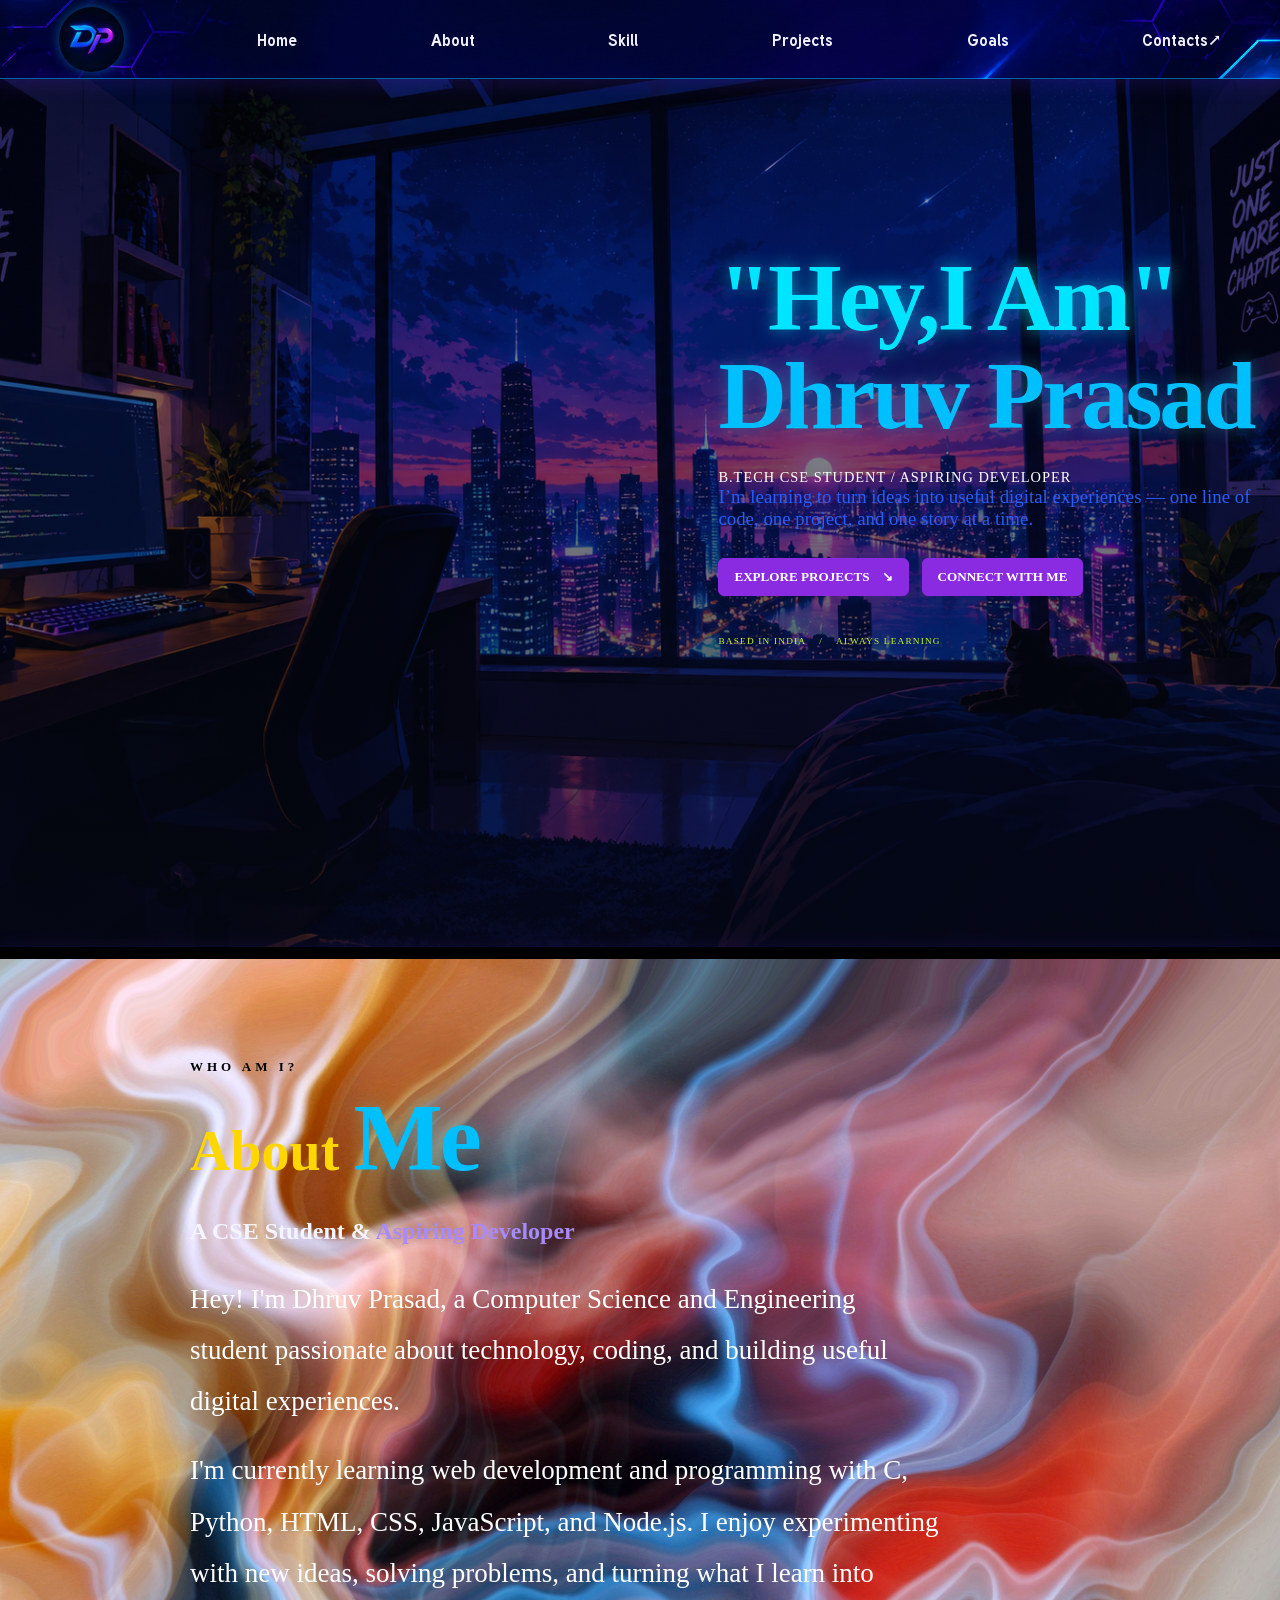
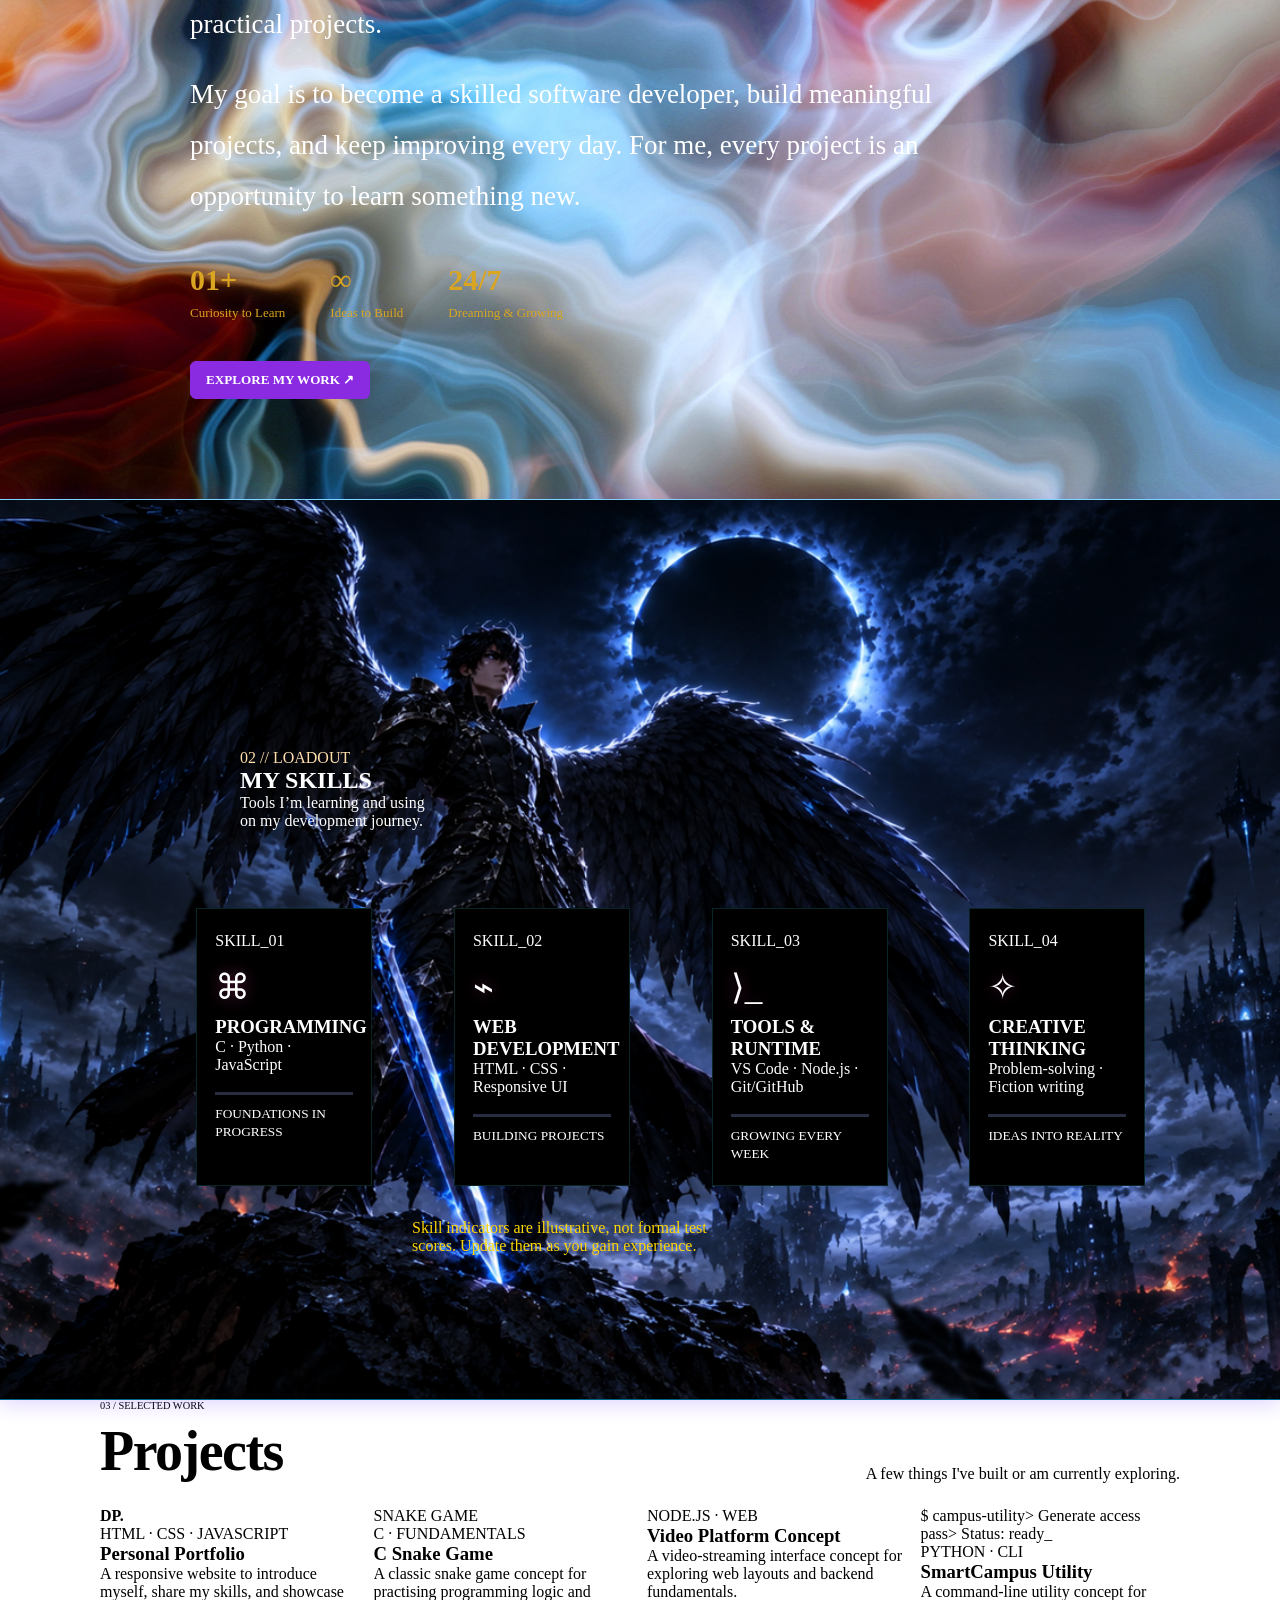
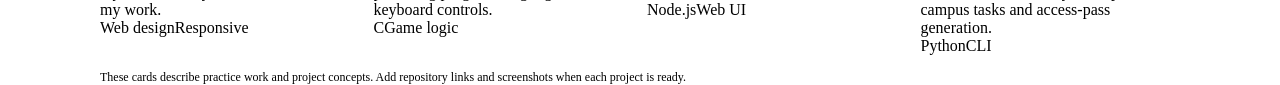
<file: dhruv (mine)/index.html>
<!DOCTYPE html>
<html>

<head>
    <title>Hello, World!</title>
    <link rel="stylesheet" href="style.css" />

    <link rel="preconnect" href="https://fonts.googleapis.com">
    <link rel="preconnect" href="https://fonts.gstatic.com" crossorigin>
    <link href="https://fonts.googleapis.com/css2?family=Tuffy:ital,wght@0,400;0,700;1,400;1,700&display=swap"
        rel="stylesheet">

</head>

<body>
    <nav class="navbar">
        <a href="#" class="logo">
            <img src="image/logo.png" alt="DP Logo">
        </a>
        <div class="Home"><a href="#">Home</a></div>
        <div class="About"><a href="#">About</a></div>
        <div class="Skill"><a href="#">Skill</a></div>
        <div class="Projects"><a href="#">Projects</a></div>
        <div class="Goals"><a href="#">Goals</a></div>
        <div class="Contacts"><a href="#">Contacts↗</a></div>
    </nav>

    <main>
        <!-- Home -->

        <div class="Home1">
            <section class="info">
                <div class="info1">
                    <h1>
                        "Hey,I Am"
                        <br>
                        <span class="neon">Dhruv Prasad </span>
                        <br>
                        <span></span>
                    </h1>
                    <p class="hero-role">B.TECH CSE STUDENT <span class="slash">/</span> ASPIRING DEVELOPER</p>
                    <p class="hero-description">I’m learning to turn ideas into useful digital experiences — one line of
                        code, one
                        project, and one story at a time.</p>
                    <div class="hero-actions">
                        <a class="button-primary" href="#projects">EXPLORE PROJECTS <span>↘</span></a>
                        <a class="button-ghost" href="#contact">CONNECT WITH ME</a>
                    </div>
                    <div class="hero-meta"><span>BASED IN INDIA</span><span class="meta-divider">/</span><span>ALWAYS
                            LEARNING</span>
                    </div>
                </div>
            </section>
        </div>

        <!-- about -->

        <section class="about" id="about">
            <div class="about1">

                <p class="about-tag">WHO AM I?</p>

                <h2>About <span class="neon">Me</span></h2>

                <h3>
                    A CSE Student &amp;
                    <span class="about-role">Aspiring Developer</span>
                </h3>

                <p class="about-description">
                    Hey! I'm Dhruv Prasad, a Computer Science and Engineering
                    student passionate about technology, coding, and building
                    useful digital experiences.
                </p>

                <p class="about-description">
                    I'm currently learning web development and programming
                    with C, Python, HTML, CSS, JavaScript, and Node.js.
                    I enjoy experimenting with new ideas, solving problems,
                    and turning what I learn into practical projects.
                </p>

                <p class="about-description">
                    My goal is to become a skilled software developer,
                    build meaningful projects, and keep improving every day.
                    For me, every project is an opportunity to learn
                    something new.
                </p>

                <div class="about-stats">
                    <div class="stat">
                        <h4>01<span>+</span></h4>
                        <p>Curiosity to Learn</p>
                    </div>

                    <div class="stat">
                        <h4>∞</h4>
                        <p>Ideas to Build</p>
                    </div>

                    <div class="stat">
                        <h4>24/7</h4>
                        <p>Dreaming &amp; Growing</p>
                    </div>
                </div>

                <a href="#projects" class="button-primary">
                    EXPLORE MY WORK ↗
                </a>

            </div>
        </section>

        <!-- SKILL -->

        <section class="skill" id="skill">
            <div class="skill1">
                <p class="eyebrow">02 // LOADOUT</p>
                <h2>MY <span class="neon-text">SKILLS</span></h2>
                <p class="section-subtitle">Tools I’m learning and using on my development journey.</p>
            </div>

            <div class="skills-grid">
                <article class="skill-card">
                    <div class="card-index">SKILL_01</div>
                    <div class="skill-icon">⌘</div>
                    <h3>PROGRAMMING</h3>
                    <p>C · Python · JavaScript</p>
                    <div class="skill-bar">
                        <span style="--level:58%"></span>
                    </div>
                    <small>FOUNDATIONS IN PROGRESS</small>
                </article>

                <article class="skill-card">
                    <div class="card-index">SKILL_02</div>
                    <div class="skill-icon">⌁</div>
                    <h3>WEB DEVELOPMENT</h3>
                    <p>HTML · CSS · Responsive UI</p>
                    <div class="skill-bar">
                        <span style="--level:62%"></span>
                    </div><small>BUILDING PROJECTS</small>
                </article>

                <article class="skill-card">
                    <div class="card-index">SKILL_03</div>
                    <div class="skill-icon">⟩_</div>
                    <h3>TOOLS &amp; RUNTIME</h3>
                    <p>VS Code · Node.js · Git/GitHub</p>
                    <div class="skill-bar"><span style="--level:45%"></span></div> <small>GROWING EVERY WEEK</small>
                </article>

                <article class="skill-card">
                    <div class="card-index">SKILL_04</div>
                    <div class="skill-icon">✧</div>
                    <h3>CREATIVE THINKING</h3>
                    <p>Problem-solving · Fiction writing</p>
                    <div class="skill-bar"><span style="--level:70%"></span></div>
                    <small>IDEAS INTO REALITY</small>
                </article>
            </div>
            <div>
                <p class="note">Skill indicators are illustrative, not formal test scores. Update them as you gain
                    experience.</p>
            </div>

        </section>

        <!-- projects -->

        <section class="section section-border" id="projects">
            <div class="wrap">
                <div class="section-heading">
                    <div>
                        <p class="section-label">03 / SELECTED WORK</p>
                        <h2>Projects</h2>
                    </div>
                    <p>A few things I've built or am currently exploring.</p>
                </div>
                <div class="project-grid">
                    <article class="project-card">
                        <div class="project-preview preview-portfolio">
                            <div class="mini-browser"><span></span><span></span><span></span></div>
                            <div class="preview-layout">
                                <div><i></i><i></i><i></i></div><b>DP.</b>
                            </div>
                        </div>
                        <div class="project-content">
                            <p class="project-type">HTML · CSS · JAVASCRIPT</p>
                            <h3>Personal Portfolio</h3>
                            <p>A responsive website to introduce myself, share my skills, and showcase my work.</p>
                            <div class="chips"><span>Web design</span><span>Responsive</span></div>
                        </div>
                    </article>
                    <article class="project-card">
                        <div class="project-preview preview-snake">
                            <div class="snake-grid">
                                <span></span><span></span><span></span><span></span><span></span><span></span><span></span><span></span><span></span>
                            </div>
                            <div class="snake-title">SNAKE GAME</div>
                        </div>
                        <div class="project-content">
                            <p class="project-type">C · FUNDAMENTALS</p>
                            <h3>C Snake Game</h3>
                            <p>A classic snake game concept for practising programming logic and keyboard controls.</p>
                            <div class="chips"><span>C</span><span>Game logic</span></div>
                        </div>
                    </article>
                    <article class="project-card">
                        <div class="project-preview preview-video">
                            <div class="video-sidebar"></div>
                            <div class="video-main">
                                <div></div>
                                <div></div>
                                <div></div>
                                <div></div>
                            </div>
                        </div>
                        <div class="project-content">
                            <p class="project-type">NODE.JS · WEB</p>
                            <h3>Video Platform Concept</h3>
                            <p>A video-streaming interface concept for exploring web layouts and backend fundamentals.
                            </p>
                            <div class="chips"><span>Node.js</span><span>Web UI</span></div>
                        </div>
                    </article>
                    <article class="project-card">
                        <div class="project-preview preview-terminal"><span>$ campus-utility</span><span>&gt; Generate
                                access pass</span><span>&gt; Status: ready</span><span class="terminal-cursor">_</span>
                        </div>
                        <div class="project-content">
                            <p class="project-type">PYTHON · CLI</p>
                            <h3>SmartCampus Utility</h3>
                            <p>A command-line utility concept for campus tasks and access-pass generation.</p>
                            <div class="chips"><span>Python</span><span>CLI</span></div>
                        </div>
                    </article>
                </div>
                <p class="fine-print">These cards describe practice work and project concepts. Add repository links and
                    screenshots when each project is ready.</p>
            </div>
        </section>
    </main>
</body>

</html>
</file>
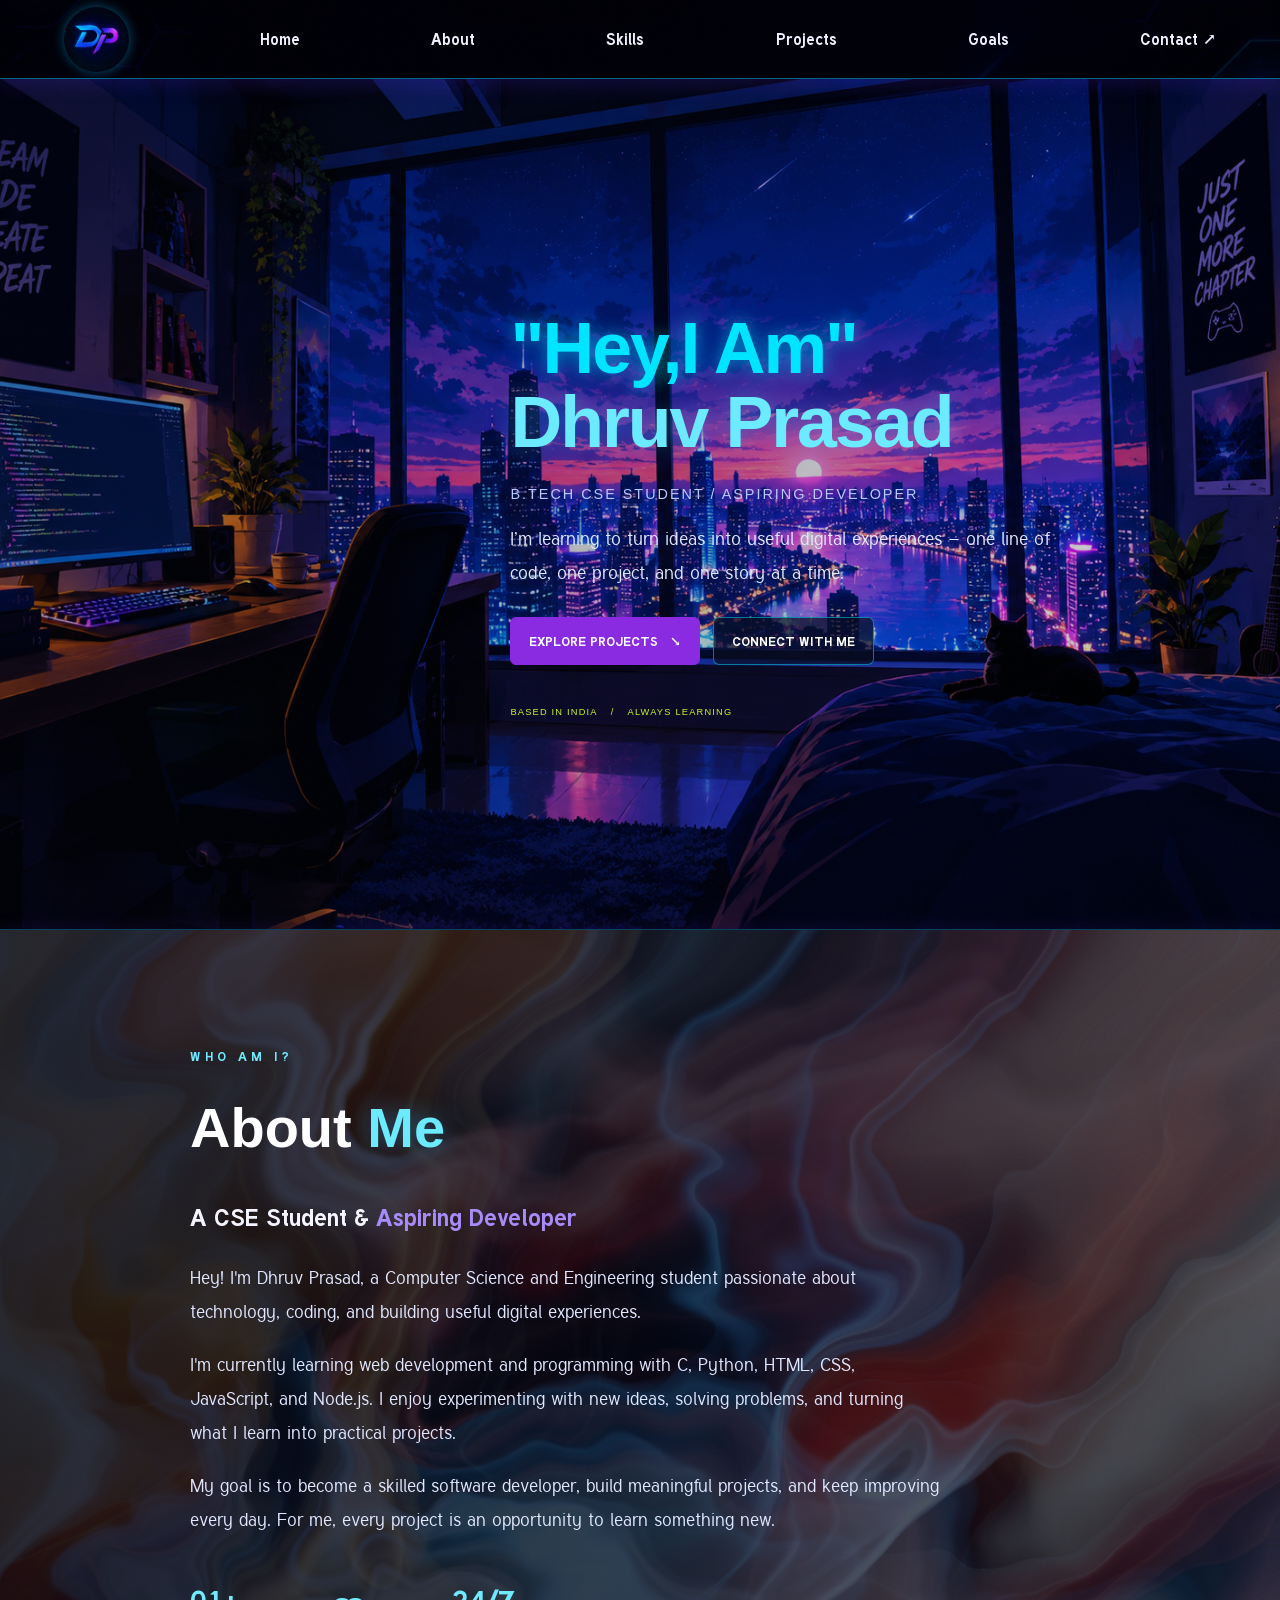
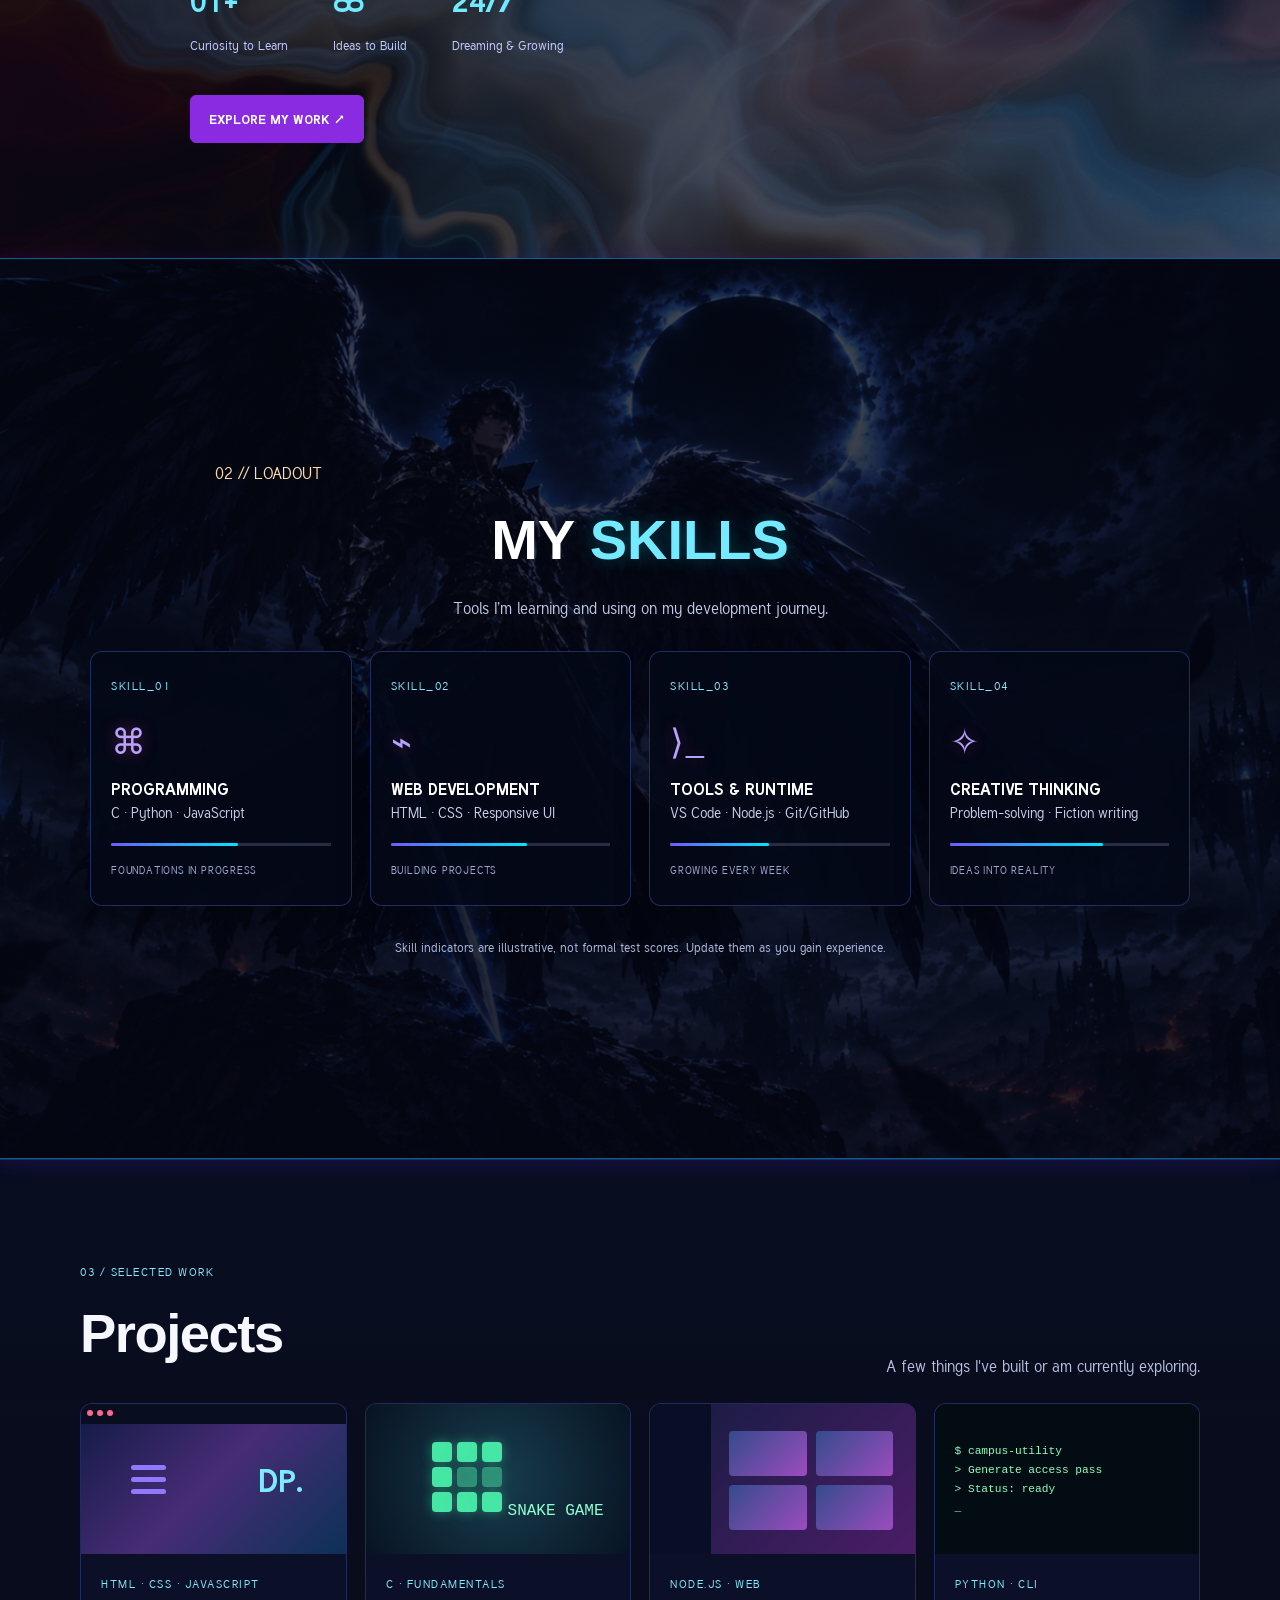
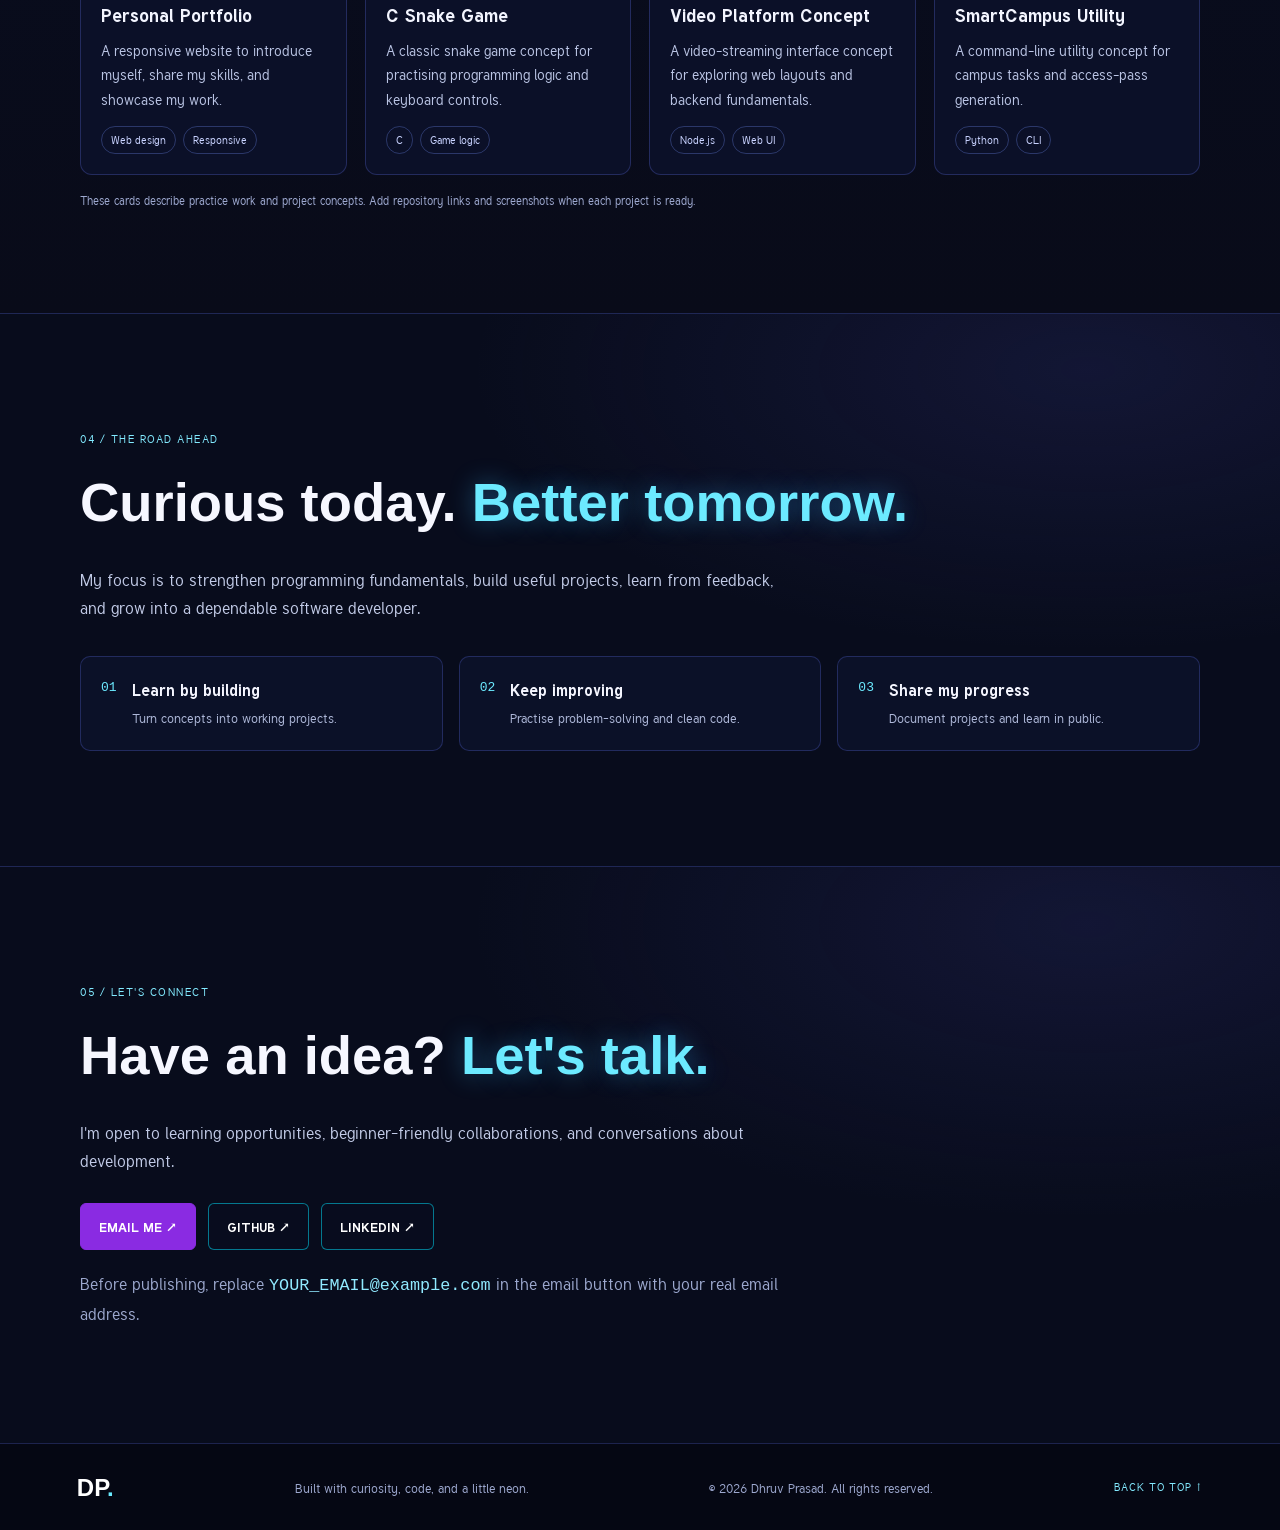
<file: dhruv (mine-complete)/index.html>
<!DOCTYPE html>
<html>

<head>
    <title>Dhruv Prasad | Developer Portfolio</title>
    <meta name="viewport" content="width=device-width, initial-scale=1.0">
    <meta name="description"
        content="Dhruv Prasad — B.Tech CSE student and aspiring software developer. Explore projects, skills, and connect.">
    <meta name="theme-color" content="#070b18">
    <link rel="stylesheet" href="style.css" />
    <link rel="icon" href="image/logo.svg" type="image/svg+xml">

    <link rel="preconnect" href="https://fonts.googleapis.com">
    <link rel="preconnect" href="https://fonts.gstatic.com" crossorigin>
    <link href="https://fonts.googleapis.com/css2?family=Tuffy:ital,wght@0,400;0,700;1,400;1,700&display=swap"
        rel="stylesheet">

</head>

<body>
    <nav class="navbar">
        <a href="#" class="logo">
            <img src="image/logo.png" alt="DP Logo">
        </a>
        <div class="Home"><a href="#home">Home</a></div>
        <div class="About"><a href="#about">About</a></div>
        <div class="Skill"><a href="#skill">Skills</a></div>
        <div class="Projects"><a href="#projects">Projects</a></div>
        <div class="Goals"><a href="#goals">Goals</a></div>
        <div class="Contacts"><a href="#contact">Contact ↗</a></div>
        <button class="menu-toggle" aria-label="Open navigation" aria-expanded="false">☰</button>
    </nav>

    <main>
        <!-- Home -->

        <div class="Home1" id="home">
            <section class="info">
                <div class="info1">
                    <h1>
                        "Hey,I Am"
                        <br>
                        <span class="neon">Dhruv Prasad </span>
                        <br>
                        <span></span>
                    </h1>
                    <p class="hero-role">B.TECH CSE STUDENT <span class="slash">/</span> ASPIRING DEVELOPER</p>
                    <p class="hero-description">I’m learning to turn ideas into useful digital experiences — one line of
                        code, one
                        project, and one story at a time.</p>
                    <div class="hero-actions">
                        <a class="button-primary" href="#projects">EXPLORE PROJECTS <span>↘</span></a>
                        <a class="button-ghost" href="#contact">CONNECT WITH ME</a>
                    </div>
                    <div class="hero-meta"><span>BASED IN INDIA</span><span class="meta-divider">/</span><span>ALWAYS
                            LEARNING</span>
                    </div>
                </div>
            </section>
        </div>

        <!-- about -->

        <section class="about" id="about">
            <div class="about1">

                <p class="about-tag">WHO AM I?</p>

                <h2>About <span class="neon">Me</span></h2>

                <h3>
                    A CSE Student &amp;
                    <span class="about-role">Aspiring Developer</span>
                </h3>

                <p class="about-description">
                    Hey! I'm Dhruv Prasad, a Computer Science and Engineering
                    student passionate about technology, coding, and building
                    useful digital experiences.
                </p>

                <p class="about-description">
                    I'm currently learning web development and programming
                    with C, Python, HTML, CSS, JavaScript, and Node.js.
                    I enjoy experimenting with new ideas, solving problems,
                    and turning what I learn into practical projects.
                </p>

                <p class="about-description">
                    My goal is to become a skilled software developer,
                    build meaningful projects, and keep improving every day.
                    For me, every project is an opportunity to learn
                    something new.
                </p>

                <div class="about-stats">
                    <div class="stat">
                        <h4>01<span>+</span></h4>
                        <p>Curiosity to Learn</p>
                    </div>

                    <div class="stat">
                        <h4>∞</h4>
                        <p>Ideas to Build</p>
                    </div>

                    <div class="stat">
                        <h4>24/7</h4>
                        <p>Dreaming &amp; Growing</p>
                    </div>
                </div>

                <a href="#projects" class="button-primary">
                    EXPLORE MY WORK ↗
                </a>

            </div>
        </section>

        <!-- SKILL -->

        <section class="skill" id="skill">
            <div class="skill1">
                <p class="eyebrow">02 // LOADOUT</p>
                <h2>MY <span class="neon-text">SKILLS</span></h2>
                <p class="section-subtitle">Tools I’m learning and using on my development journey.</p>
            </div>

            <div class="skills-grid">
                <article class="skill-card">
                    <div class="card-index">SKILL_01</div>
                    <div class="skill-icon">⌘</div>
                    <h3>PROGRAMMING</h3>
                    <p>C · Python · JavaScript</p>
                    <div class="skill-bar">
                        <span style="--level:58%"></span>
                    </div>
                    <small>FOUNDATIONS IN PROGRESS</small>
                </article>

                <article class="skill-card">
                    <div class="card-index">SKILL_02</div>
                    <div class="skill-icon">⌁</div>
                    <h3>WEB DEVELOPMENT</h3>
                    <p>HTML · CSS · Responsive UI</p>
                    <div class="skill-bar">
                        <span style="--level:62%"></span>
                    </div><small>BUILDING PROJECTS</small>
                </article>

                <article class="skill-card">
                    <div class="card-index">SKILL_03</div>
                    <div class="skill-icon">⟩_</div>
                    <h3>TOOLS &amp; RUNTIME</h3>
                    <p>VS Code · Node.js · Git/GitHub</p>
                    <div class="skill-bar"><span style="--level:45%"></span></div> <small>GROWING EVERY WEEK</small>
                </article>

                <article class="skill-card">
                    <div class="card-index">SKILL_04</div>
                    <div class="skill-icon">✧</div>
                    <h3>CREATIVE THINKING</h3>
                    <p>Problem-solving · Fiction writing</p>
                    <div class="skill-bar"><span style="--level:70%"></span></div>
                    <small>IDEAS INTO REALITY</small>
                </article>
            </div>
            <div>
                <p class="note">Skill indicators are illustrative, not formal test scores. Update them as you gain
                    experience.</p>
            </div>

        </section>

        <!-- projects -->

        <section class="section section-border" id="projects">
            <div class="wrap">
                <div class="section-heading">
                    <div>
                        <p class="section-label">03 / SELECTED WORK</p>
                        <h2>Projects</h2>
                    </div>
                    <p>A few things I've built or am currently exploring.</p>
                </div>
                <div class="project-grid">
                    <article class="project-card">
                        <div class="project-preview preview-portfolio">
                            <div class="mini-browser"><span></span><span></span><span></span></div>
                            <div class="preview-layout">
                                <div><i></i><i></i><i></i></div><b>DP.</b>
                            </div>
                        </div>
                        <div class="project-content">
                            <p class="project-type">HTML · CSS · JAVASCRIPT</p>
                            <h3>Personal Portfolio</h3>
                            <p>A responsive website to introduce myself, share my skills, and showcase my work.</p>
                            <div class="chips"><span>Web design</span><span>Responsive</span></div>
                        </div>
                    </article>
                    <article class="project-card">
                        <div class="project-preview preview-snake">
                            <div class="snake-grid">
                                <span></span><span></span><span></span><span></span><span></span><span></span><span></span><span></span><span></span>
                            </div>
                            <div class="snake-title">SNAKE GAME</div>
                        </div>
                        <div class="project-content">
                            <p class="project-type">C · FUNDAMENTALS</p>
                            <h3>C Snake Game</h3>
                            <p>A classic snake game concept for practising programming logic and keyboard controls.</p>
                            <div class="chips"><span>C</span><span>Game logic</span></div>
                        </div>
                    </article>
                    <article class="project-card">
                        <div class="project-preview preview-video">
                            <div class="video-sidebar"></div>
                            <div class="video-main">
                                <div></div>
                                <div></div>
                                <div></div>
                                <div></div>
                            </div>
                        </div>
                        <div class="project-content">
                            <p class="project-type">NODE.JS · WEB</p>
                            <h3>Video Platform Concept</h3>
                            <p>A video-streaming interface concept for exploring web layouts and backend fundamentals.
                            </p>
                            <div class="chips"><span>Node.js</span><span>Web UI</span></div>
                        </div>
                    </article>
                    <article class="project-card">
                        <div class="project-preview preview-terminal"><span>$ campus-utility</span><span>&gt; Generate
                                access pass</span><span>&gt; Status: ready</span><span class="terminal-cursor">_</span>
                        </div>
                        <div class="project-content">
                            <p class="project-type">PYTHON · CLI</p>
                            <h3>SmartCampus Utility</h3>
                            <p>A command-line utility concept for campus tasks and access-pass generation.</p>
                            <div class="chips"><span>Python</span><span>CLI</span></div>
                        </div>
                    </article>
                </div>
                <p class="fine-print">These cards describe practice work and project concepts. Add repository links and
                    screenshots when each project is ready.</p>
            </div>
        </section>

        <!-- goals -->
        <section class="goals-section" id="goals">
            <div class="wrap goals-inner">
                <p class="section-label">04 / THE ROAD AHEAD</p>
                <h2>Curious today. <span class="neon">Better tomorrow.</span></h2>
                <p class="goals-copy">My focus is to strengthen programming fundamentals, build useful projects, learn
                    from feedback, and grow into a dependable software developer.</p>
                <div class="goal-list">
                    <div><span>01</span>
                        <p><strong>Learn by building</strong><small>Turn concepts into working projects.</small></p>
                    </div>
                    <div><span>02</span>
                        <p><strong>Keep improving</strong><small>Practise problem-solving and clean code.</small></p>
                    </div>
                    <div><span>03</span>
                        <p><strong>Share my progress</strong><small>Document projects and learn in public.</small></p>
                    </div>
                </div>
            </div>
        </section>

        <!-- contact -->
        <section class="contact-section" id="contact">
            <div class="wrap contact-inner">
                <p class="section-label">05 / LET'S CONNECT</p>
                <h2>Have an idea? <span class="neon">Let's talk.</span></h2>
                <p>I'm open to learning opportunities, beginner-friendly collaborations, and conversations about
                    development.</p>
                <div class="contact-actions">
                    <a class="button-primary" href="mailto:dhruvpar34@example.com?subject=Hello%20Dhruv">EMAIL ME ↗</a>
                    <a class="button-ghost" href="https://github.com/dhruvpar34" target="_blank"
                        rel="noopener noreferrer">GITHUB ↗</a>
                    <a class="button-ghost" href="https://www.linkedin.com/in/dhruv-prasad-579a3b396/" target="_blank"
                        rel="noopener noreferrer">LINKEDIN ↗</a>
                </div>
                <p class="contact-hint">Before publishing, replace <code>YOUR_EMAIL@example.com</code> in the email
                    button with your real email address.</p>
            </div>
        </section>
    </main>
    <footer class="site-footer"><a class="footer-logo" href="#home">DP<span>.</span></a>
        <p>Built with curiosity, code, and a little neon.</p>
        <p>© <span id="year">2026</span> Dhruv Prasad. All rights reserved.</p><a href="#home" class="back-top">BACK TO
            TOP ↑</a>
    </footer>
    <script src="script.js"></script>
</body>

</html>
</file>
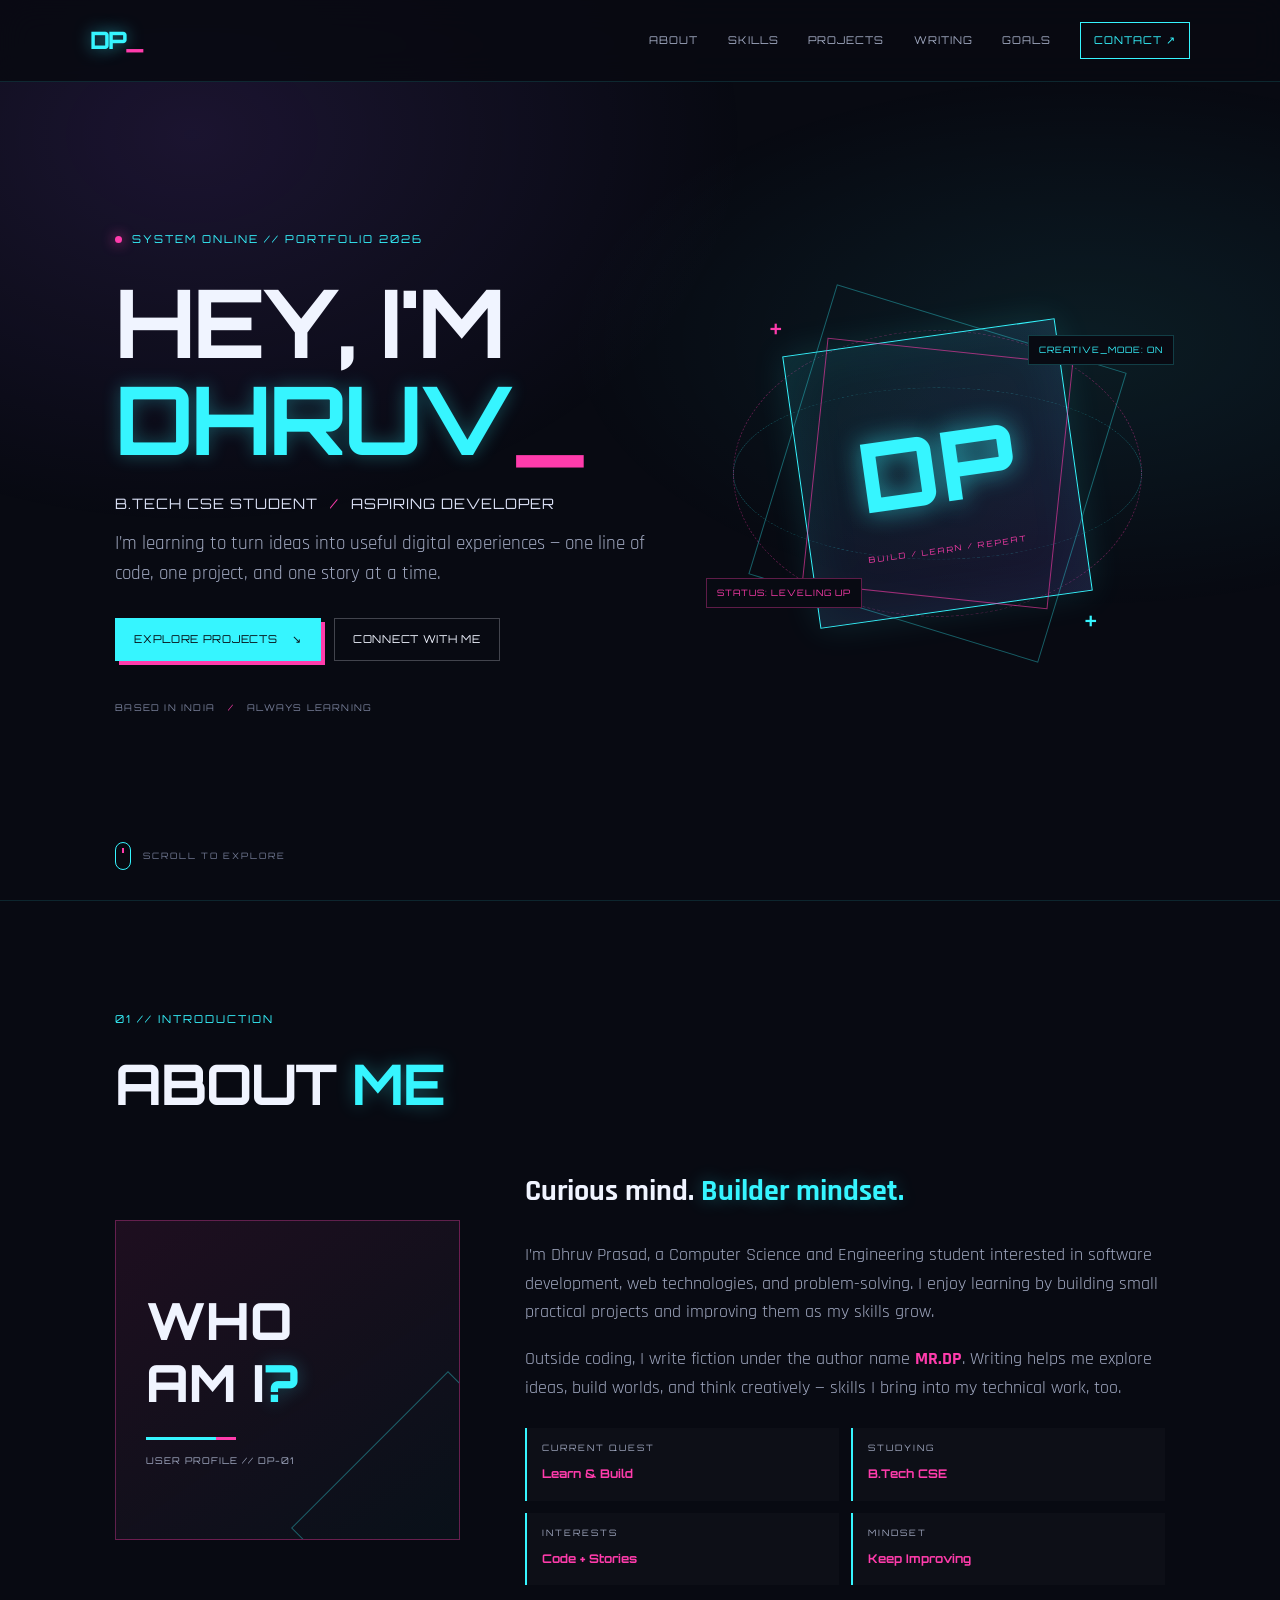
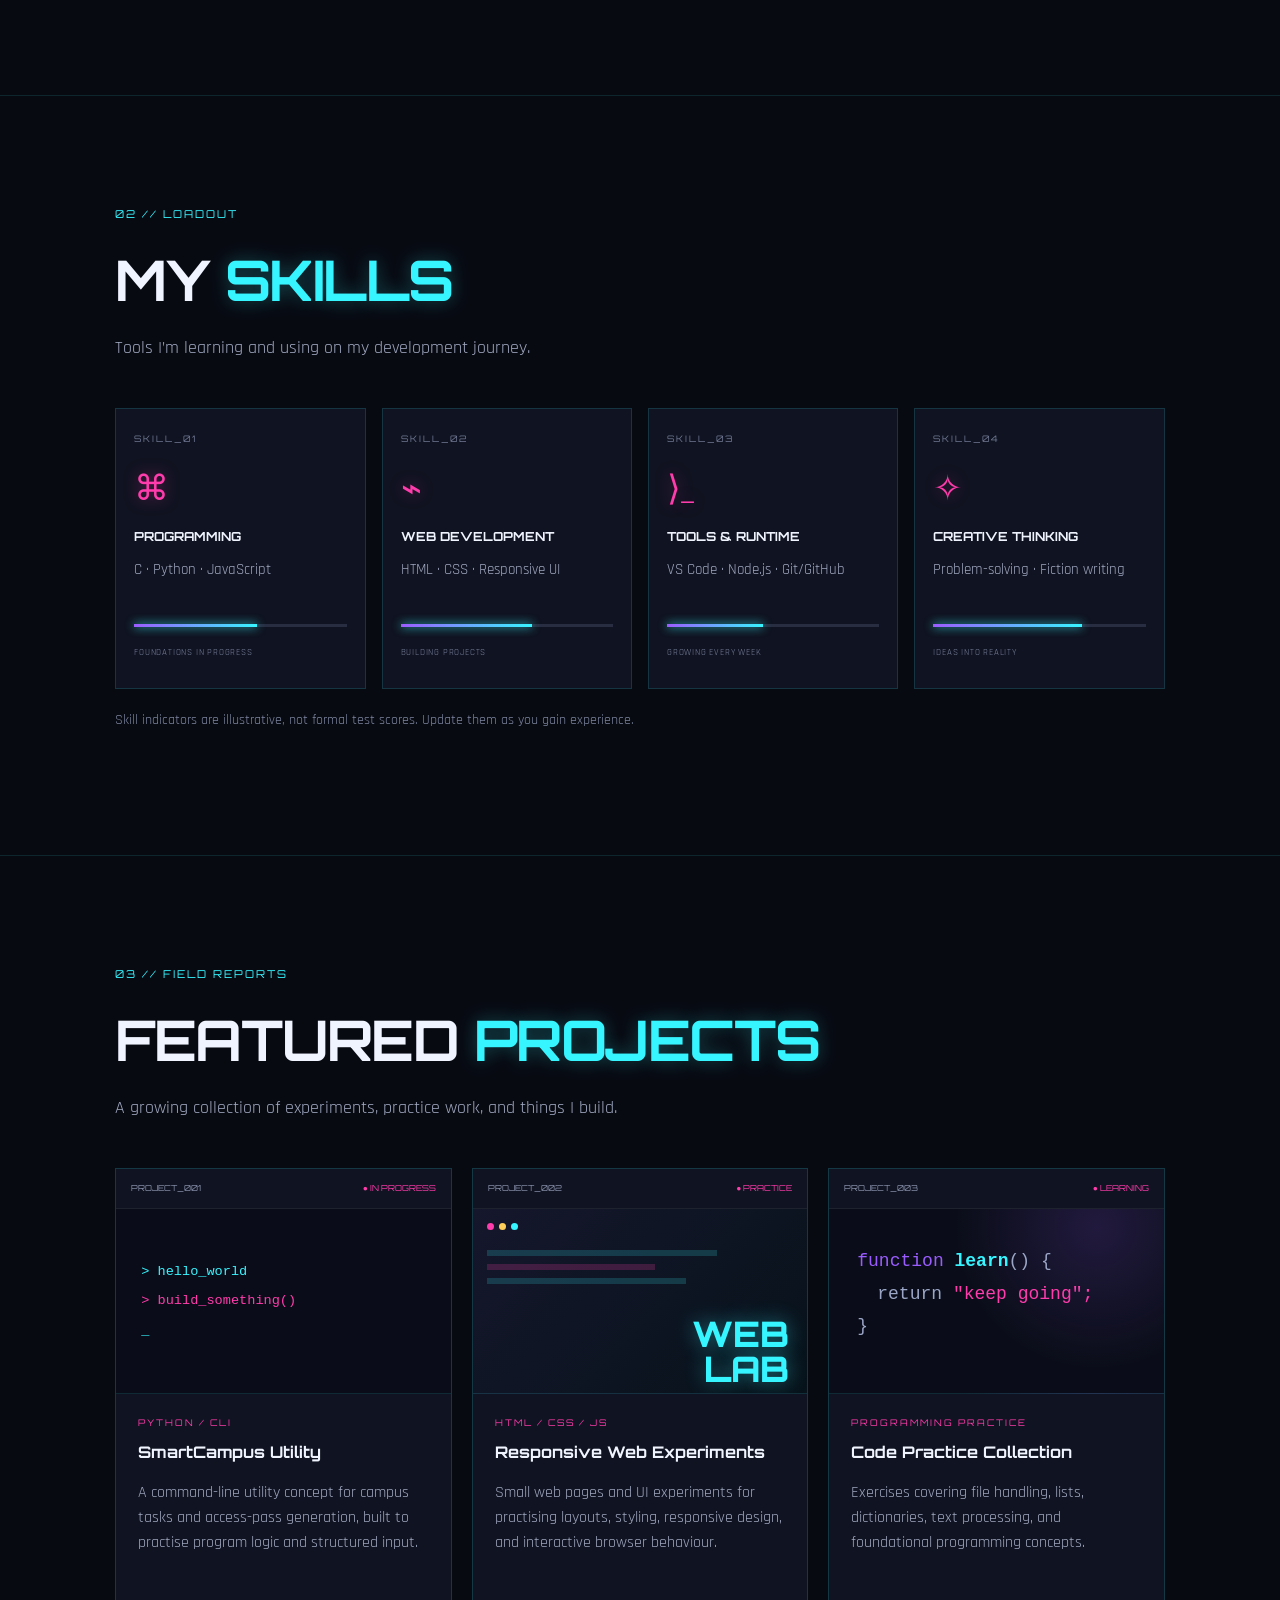
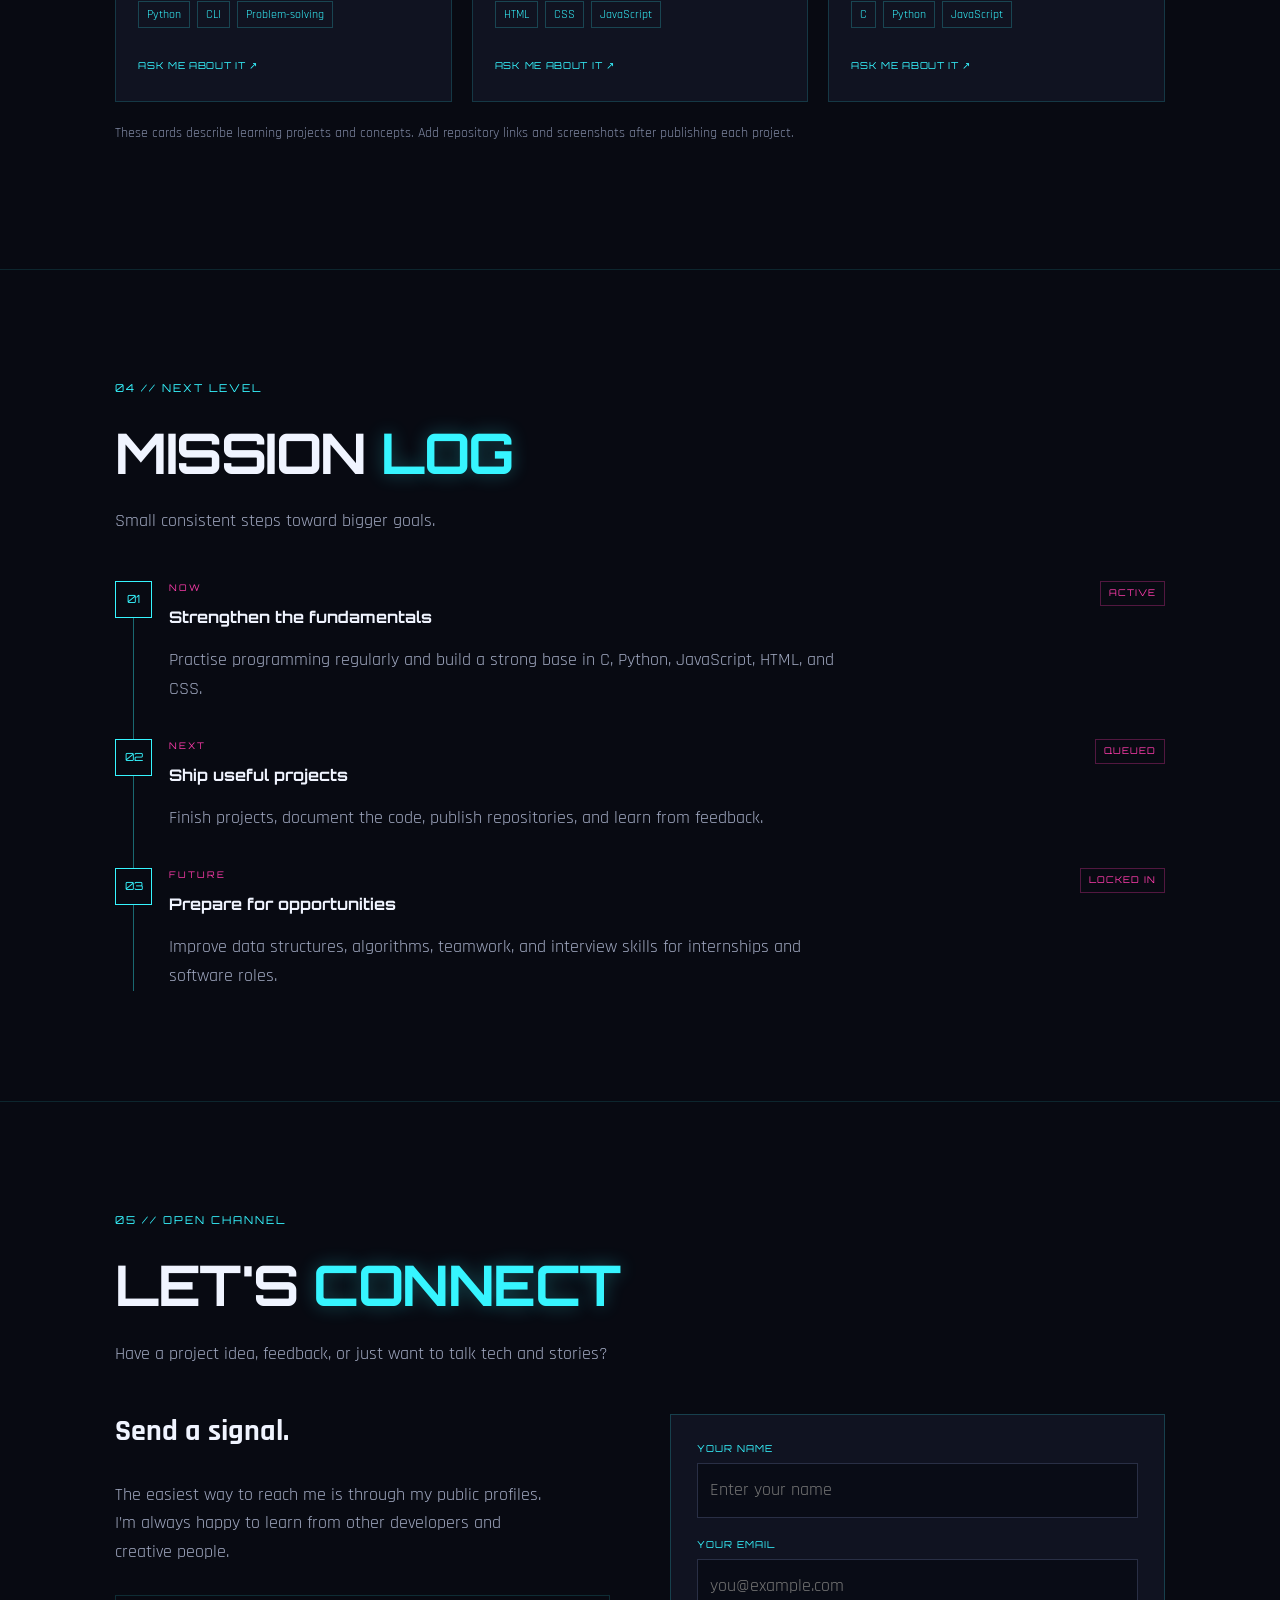
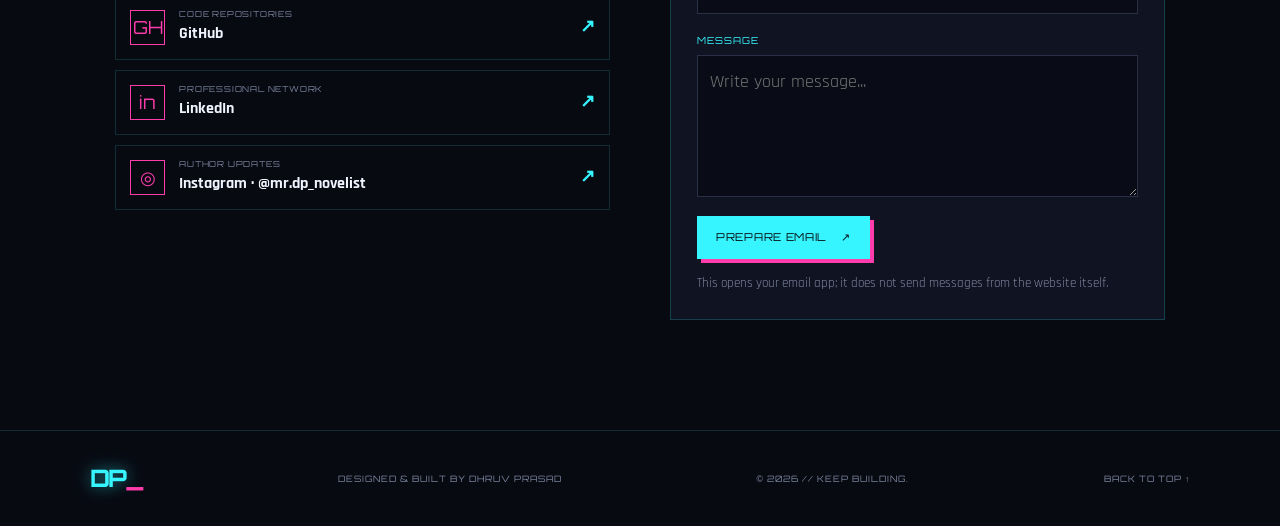
<file: Test websites/dhruv_cyberpunk_portfolio/index.html>
<!DOCTYPE html>
<html lang="en">

<head>
  <meta charset="UTF-8" />
  <meta name="viewport" content="width=device-width, initial-scale=1.0" />
  <meta name="description"
    content="Dhruv Prasad — computer science student, aspiring software developer, and novelist." />
  <title>Dhruv Prasad | Cyberpunk Portfolio</title>
  <link rel="preconnect" href="https://fonts.googleapis.com">
  <link rel="preconnect" href="https://fonts.gstatic.com" crossorigin>
  <link
    href="https://fonts.googleapis.com/css2?family=Orbitron:wght@400;500;600;700;800&family=Rajdhani:wght@400;500;600;700&display=swap"
    rel="stylesheet">
  <link rel="stylesheet" href="style.css" />
</head>

<body>
  <div class="scanlines" aria-hidden="true"></div>
  <header class="site-header">
    <a class="logo" href="#home" aria-label="Dhruv Prasad home"><span>DP</span><i>_</i></a>
    <button class="menu-toggle" id="menuToggle" aria-label="Open navigation" aria-expanded="false">☰</button>
    <nav class="nav" id="nav">
      <a href="#about">ABOUT</a>
      <a href="#skills">SKILLS</a>
      <a href="#projects">PROJECTS</a>
      <a href="#writing">WRITING</a>
      <a href="#goals">GOALS</a>
      <a href="#contact" class="nav-cta">CONTACT ↗</a>
    </nav>
  </header>

  <main>
    <section class="hero section" id="home">
      <div class="hero-copy">
        <p class="eyebrow"><span class="pulse-dot"></span> SYSTEM ONLINE // PORTFOLIO 2026</p>
        <h1>HEY, I'M<br><span class="neon-text">DHRUV</span><span class="cursor">_</span></h1>
        <p class="hero-role">B.TECH CSE STUDENT <span class="slash">/</span> ASPIRING DEVELOPER</p>
        <p class="hero-description">I’m learning to turn ideas into useful digital experiences — one line of code, one
          project, and one story at a time.</p>
        <div class="hero-actions">
          <a class="button button-primary" href="#projects">EXPLORE PROJECTS <span>↘</span></a>
          <a class="button button-ghost" href="#contact">CONNECT WITH ME</a>
        </div>
        <div class="hero-meta"><span>BASED IN INDIA</span><span class="meta-divider">/</span><span>ALWAYS
            LEARNING</span></div>
      </div>
      <div class="hero-visual" aria-label="Decorative cyberpunk graphic">
        <div class="orbit orbit-one"></div>
        <div class="orbit orbit-two"></div>
        <div class="core"><span>DP</span><small>BUILD / LEARN / REPEAT</small></div>
        <div class="floating-tag tag-top">CREATIVE_MODE: ON</div>
        <div class="floating-tag tag-bottom">STATUS: LEVELING UP</div>
        <div class="visual-cross cross-one">+</div>
        <div class="visual-cross cross-two">+</div>
      </div>
      <a class="scroll-hint" href="#about"><span></span> SCROLL TO EXPLORE</a>
    </section>

    <section class="section content-section" id="about">
      <div class="section-heading">
        <p class="eyebrow">01 // INTRODUCTION</p>
        <h2>ABOUT <span class="neon-text">ME</span></h2>
      </div>
      <div class="about-grid">
        <div class="about-mark"><span>WHO<br>AM I<span class="neon-text">?</span></span>
          <div class="mark-line"></div><small>USER PROFILE // DP-01</small>
        </div>
        <div class="about-copy">
          <h3>Curious mind. <span class="neon-text">Builder mindset.</span></h3>
          <p>I’m Dhruv Prasad, a Computer Science and Engineering student interested in software development, web
            technologies, and problem-solving. I enjoy learning by building small practical projects and improving them
            as my skills grow.</p>
          <p>Outside coding, I write fiction under the author name <strong>MR.DP</strong>. Writing helps me explore
            ideas, build worlds, and think creatively — skills I bring into my technical work, too.</p>
          <div class="fact-grid">
            <div class="fact"><span class="fact-label">CURRENT QUEST</span><strong>Learn & Build</strong></div>
            <div class="fact"><span class="fact-label">STUDYING</span><strong>B.Tech CSE</strong></div>
            <div class="fact"><span class="fact-label">INTERESTS</span><strong>Code + Stories</strong></div>
            <div class="fact"><span class="fact-label">MINDSET</span><strong>Keep Improving</strong></div>
          </div>
        </div>
      </div>
    </section>

    <section class="section content-section" id="skills">
      <div class="section-heading">
        <p class="eyebrow">02 // LOADOUT</p>
        <h2>MY <span class="neon-text">SKILLS</span></h2>
        <p class="section-subtitle">Tools I’m learning and using on my development journey.</p>
      </div>
      <div class="skills-grid">
        <article class="skill-card">
          <div class="card-index">SKILL_01</div>
          <div class="skill-icon">⌘</div>
          <h3>PROGRAMMING</h3>
          <p>C · Python · JavaScript</p>
          <div class="skill-bar"><span style="--level:58%"></span></div><small>FOUNDATIONS IN PROGRESS</small>
        </article>
        <article class="skill-card">
          <div class="card-index">SKILL_02</div>
          <div class="skill-icon">⌁</div>
          <h3>WEB DEVELOPMENT</h3>
          <p>HTML · CSS · Responsive UI</p>
          <div class="skill-bar"><span style="--level:62%"></span></div><small>BUILDING PROJECTS</small>
        </article>
        <article class="skill-card">
          <div class="card-index">SKILL_03</div>
          <div class="skill-icon">⟩_</div>
          <h3>TOOLS & RUNTIME</h3>
          <p>VS Code · Node.js · Git/GitHub</p>
          <div class="skill-bar"><span style="--level:45%"></span></div><small>GROWING EVERY WEEK</small>
        </article>
        <article class="skill-card">
          <div class="card-index">SKILL_04</div>
          <div class="skill-icon">✧</div>
          <h3>CREATIVE THINKING</h3>
          <p>Problem-solving · Fiction writing</p>
          <div class="skill-bar"><span style="--level:70%"></span></div><small>IDEAS INTO REALITY</small>
        </article>
      </div>
      <p class="note">Skill indicators are illustrative, not formal test scores. Update them as you gain experience.</p>
    </section>

    <section class="section content-section" id="projects">
      <div class="section-heading">
        <p class="eyebrow">03 // FIELD REPORTS</p>
        <h2>FEATURED <span class="neon-text">PROJECTS</span></h2>
        <p class="section-subtitle">A growing collection of experiments, practice work, and things I build.</p>
      </div>
      <div class="projects-grid">
        <article class="project-card">
          <div class="project-top"><span>PROJECT_001</span><span class="project-status">● IN PROGRESS</span></div>
          <div class="project-art art-terminal"><span>&gt; hello_world</span><span>&gt; build_something()</span><span
              class="art-cursor">_</span></div>
          <div class="project-body">
            <p class="project-type">PYTHON / CLI</p>
            <h3>SmartCampus Utility</h3>
            <p>A command-line utility concept for campus tasks and access-pass generation, built to practise program
              logic and structured input.</p>
            <div class="tags"><span>Python</span><span>CLI</span><span>Problem-solving</span></div><a class="text-link"
              href="#contact">ASK ME ABOUT IT ↗</a>
          </div>
        </article>
        <article class="project-card">
          <div class="project-top"><span>PROJECT_002</span><span class="project-status">● PRACTICE</span></div>
          <div class="project-art art-browser">
            <div class="browser-dots"><i></i><i></i><i></i></div>
            <div class="browser-lines"><b></b><b></b><b></b></div>
            <div class="browser-glow">WEB<br>LAB</div>
          </div>
          <div class="project-body">
            <p class="project-type">HTML / CSS / JS</p>
            <h3>Responsive Web Experiments</h3>
            <p>Small web pages and UI experiments for practising layouts, styling, responsive design, and interactive
              browser behaviour.</p>
            <div class="tags"><span>HTML</span><span>CSS</span><span>JavaScript</span></div><a class="text-link"
              href="#contact">ASK ME ABOUT IT ↗</a>
          </div>
        </article>
        <article class="project-card">
          <div class="project-top"><span>PROJECT_003</span><span class="project-status">● LEARNING</span></div>
          <div class="project-art art-code"><span>function</span> <strong>learn</strong><span>() {</span><br><span
              class="indent">return </span><em>"keep going";</em><br><span>}</span></div>
          <div class="project-body">
            <p class="project-type">PROGRAMMING PRACTICE</p>
            <h3>Code Practice Collection</h3>
            <p>Exercises covering file handling, lists, dictionaries, text processing, and foundational programming
              concepts.</p>
            <div class="tags"><span>C</span><span>Python</span><span>JavaScript</span></div><a class="text-link"
              href="#contact">ASK ME ABOUT IT ↗</a>
          </div>
        </article>
      </div>
      <p class="note">These cards describe learning projects and concepts. Add repository links and screenshots after
        publishing each project.</p>
    </section>

    <section class="section content-section" id="goals">
      <div class="section-heading">
        <p class="eyebrow">04 // NEXT LEVEL</p>
        <h2>MISSION <span class="neon-text">LOG</span></h2>
        <p class="section-subtitle">Small consistent steps toward bigger goals.</p>
      </div>
      <div class="timeline">
        <div class="timeline-item"><span class="timeline-number">01</span>
          <div>
            <p class="project-type">NOW</p>
            <h3>Strengthen the fundamentals</h3>
            <p>Practise programming regularly and build a strong base in C, Python, JavaScript, HTML, and CSS.</p>
          </div><span class="timeline-state">ACTIVE</span>
        </div>
        <div class="timeline-item"><span class="timeline-number">02</span>
          <div>
            <p class="project-type">NEXT</p>
            <h3>Ship useful projects</h3>
            <p>Finish projects, document the code, publish repositories, and learn from feedback.</p>
          </div><span class="timeline-state">QUEUED</span>
        </div>
        <div class="timeline-item"><span class="timeline-number">03</span>
          <div>
            <p class="project-type">FUTURE</p>
            <h3>Prepare for opportunities</h3>
            <p>Improve data structures, algorithms, teamwork, and interview skills for internships and software roles.
            </p>
          </div><span class="timeline-state">LOCKED IN</span>
        </div>
      </div>
    </section>

    <section class="section content-section contact-section" id="contact">
      <div class="section-heading">
        <p class="eyebrow">05 // OPEN CHANNEL</p>
        <h2>LET'S <span class="neon-text">CONNECT</span></h2>
        <p class="section-subtitle">Have a project idea, feedback, or just want to talk tech and stories?</p>
      </div>
      <div class="contact-grid">
        <div class="contact-copy">
          <h3>Send a signal.</h3>
          <p>The easiest way to reach me is through my public profiles. I’m always happy to learn from other developers
            and creative people.</p>
          <div class="contact-links">
            <a href="https://github.com/dhruvpar34" target="_blank" rel="noopener noreferrer"><span>GH</span>
              <div><small>CODE REPOSITORIES</small><strong>GitHub</strong></div><b>↗</b>
            </a>
            <a href="https://www.linkedin.com/" target="_blank" rel="noopener noreferrer"><span>in</span>
              <div><small>PROFESSIONAL NETWORK</small><strong>LinkedIn</strong></div><b>↗</b>
            </a>
            <a href="https://www.instagram.com/mr.dp_novelist/" target="_blank" rel="noopener noreferrer"><span>◎</span>
              <div><small>AUTHOR UPDATES</small><strong>Instagram · @mr.dp_novelist</strong></div><b>↗</b>
            </a>
          </div>
        </div>
        <form class="contact-form" id="contactForm">
          <label for="visitorName">YOUR NAME</label><input id="visitorName" name="visitorName" type="text"
            placeholder="Enter your name" required>
          <label for="visitorEmail">YOUR EMAIL</label><input id="visitorEmail" name="visitorEmail" type="email"
            placeholder="you@example.com" required>
          <label for="visitorMessage">MESSAGE</label><textarea id="visitorMessage" name="visitorMessage" rows="4"
            placeholder="Write your message..." required></textarea>
          <button class="button button-primary" type="submit">PREPARE EMAIL <span>↗</span></button>
          <p class="form-note" id="formNote">This opens your email app; it does not send messages from the website
            itself.</p>
        </form>
      </div>
    </section>
  </main>

  <footer class="footer"><a class="logo" href="#home"><span>DP</span><i>_</i></a>
    <p>DESIGNED & BUILT BY DHRUV PRASAD</p>
    <p>© <span id="year"></span> // KEEP BUILDING.</p><a href="#home" class="back-top">BACK TO TOP ↑</a>
  </footer>
  <script src="script.js"></script>
</body>

</html>
</file>
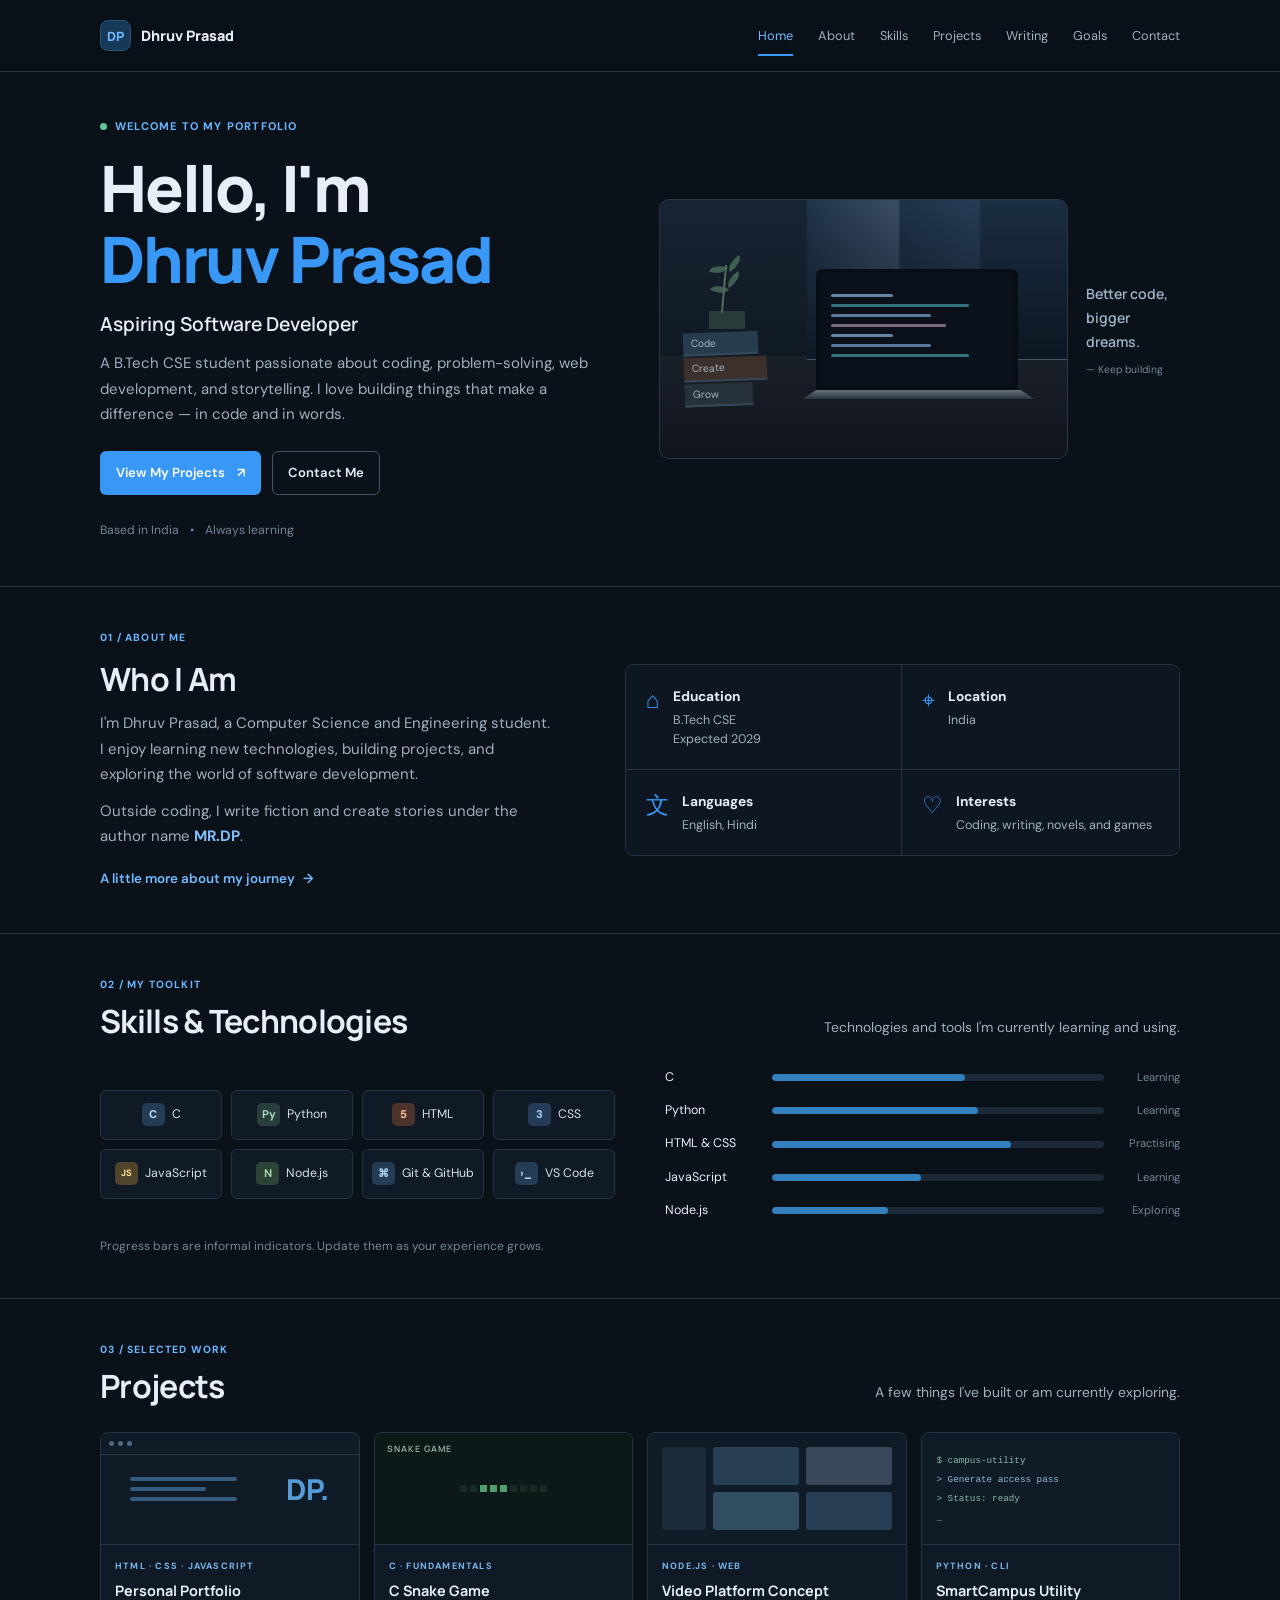
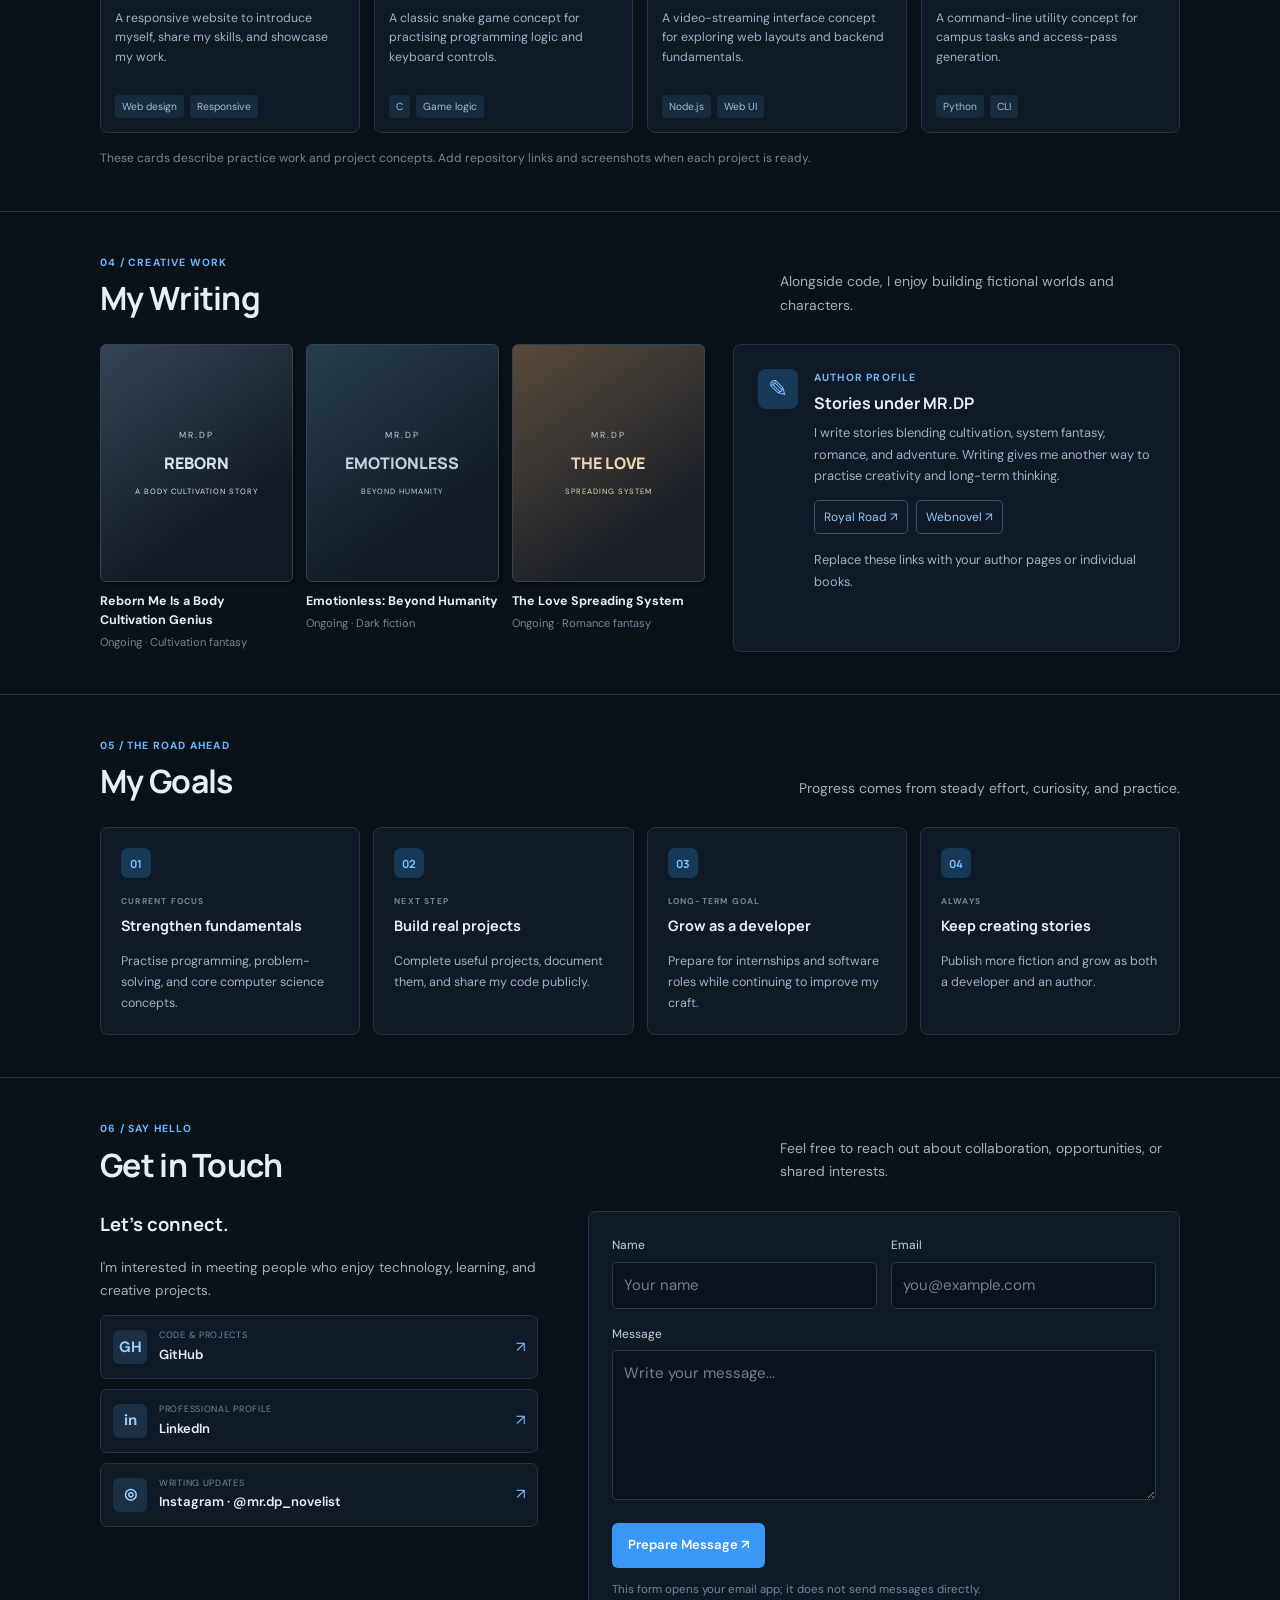
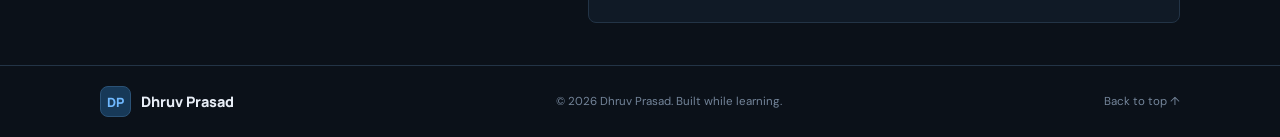
<file: Test websites/dhruv_minimal_portfolio/index.html>
<!DOCTYPE html>
<html lang="en">
<head>
  <meta charset="UTF-8"><meta name="viewport" content="width=device-width, initial-scale=1.0">
  <meta name="description" content="Dhruv Prasad — B.Tech CSE student and aspiring software developer.">
  <title>Dhruv Prasad | Developer Portfolio</title>
  <link rel="preconnect" href="https://fonts.googleapis.com"><link rel="preconnect" href="https://fonts.gstatic.com" crossorigin>
  <link href="https://fonts.googleapis.com/css2?family=DM+Sans:wght@400;500;600;700&family=Manrope:wght@400;500;600;700;800&display=swap" rel="stylesheet"><link rel="stylesheet" href="style.css">
</head>
<body>
<header class="header"><a class="brand" href="#home"><span class="brand-mark">DP</span><span>Dhruv Prasad</span></a><button class="menu-toggle" id="menuToggle" aria-label="Open menu" aria-expanded="false">☰</button><nav class="nav" id="nav"><a class="active" href="#home">Home</a><a href="#about">About</a><a href="#skills">Skills</a><a href="#projects">Projects</a><a href="#writing">Writing</a><a href="#goals">Goals</a><a href="#contact">Contact</a></nav></header>
<main>
<section class="hero wrap" id="home"><div class="hero-copy"><p class="kicker"><span class="status-dot"></span> WELCOME TO MY PORTFOLIO</p><h1>Hello, I'm<br><span>Dhruv Prasad</span></h1><h2>Aspiring Software Developer</h2><p class="lead">A B.Tech CSE student passionate about coding, problem-solving, web development, and storytelling. I love building things that make a difference — in code and in words.</p><div class="hero-actions"><a class="button button-primary" href="#projects">View My Projects <span>↗</span></a><a class="button button-secondary" href="#contact">Contact Me</a></div><div class="hero-foot"><span>Based in India</span><span>•</span><span>Always learning</span></div></div>
<div class="hero-art"><div class="desk-image"><div class="window-light"></div><div class="plant"><i></i><i></i><i></i><i></i><b></b></div><div class="book-stack"><span>Code</span><span>Create</span><span>Grow</span></div><div class="laptop"><div class="laptop-screen"><div class="code-line short"></div><div class="code-line"></div><div class="code-line medium"></div><div class="code-line pink"></div><div class="code-line short"></div><div class="code-line medium"></div><div class="code-line"></div></div><div class="laptop-base"></div></div></div><div class="quote">Better code,<br>bigger dreams.<span>— Keep building</span></div></div></section>
<section class="section section-border" id="about"><div class="wrap about-layout"><div class="section-intro"><p class="section-label">01 / ABOUT ME</p><h2>Who I Am</h2><p>I'm Dhruv Prasad, a Computer Science and Engineering student. I enjoy learning new technologies, building projects, and exploring the world of software development.</p><p>Outside coding, I write fiction and create stories under the author name <strong>MR.DP</strong>.</p><a class="text-link" href="#goals">A little more about my journey <span>→</span></a></div><div class="info-grid"><article class="info-item"><span class="info-icon">⌂</span><div><h3>Education</h3><p>B.Tech CSE<br>Expected 2029</p></div></article><article class="info-item"><span class="info-icon">⌖</span><div><h3>Location</h3><p>India</p></div></article><article class="info-item"><span class="info-icon">文</span><div><h3>Languages</h3><p>English, Hindi</p></div></article><article class="info-item"><span class="info-icon">♡</span><div><h3>Interests</h3><p>Coding, writing, novels, and games</p></div></article></div></div></section>
<section class="section section-border" id="skills"><div class="wrap"><div class="section-heading"><div><p class="section-label">02 / MY TOOLKIT</p><h2>Skills & Technologies</h2></div><p>Technologies and tools I'm currently learning and using.</p></div><div class="skills-layout"><div class="skill-tags"><span><b class="tech-icon">C</b>C</span><span><b class="tech-icon py-icon">Py</b>Python</span><span><b class="tech-icon html-icon">5</b>HTML</span><span><b class="tech-icon css-icon">3</b>CSS</span><span><b class="tech-icon js-icon">JS</b>JavaScript</span><span><b class="tech-icon node-icon">N</b>Node.js</span><span><b class="tech-icon">⌘</b>Git & GitHub</span><span><b class="tech-icon">›_</b>VS Code</span></div><div class="skill-levels"><div class="level-row"><span>C</span><div class="track"><i style="--level:58%"></i></div><small>Learning</small></div><div class="level-row"><span>Python</span><div class="track"><i style="--level:62%"></i></div><small>Learning</small></div><div class="level-row"><span>HTML & CSS</span><div class="track"><i style="--level:72%"></i></div><small>Practising</small></div><div class="level-row"><span>JavaScript</span><div class="track"><i style="--level:45%"></i></div><small>Learning</small></div><div class="level-row"><span>Node.js</span><div class="track"><i style="--level:35%"></i></div><small>Exploring</small></div></div></div><p class="fine-print">Progress bars are informal indicators. Update them as your experience grows.</p></div></section>
<section class="section section-border" id="projects"><div class="wrap"><div class="section-heading"><div><p class="section-label">03 / SELECTED WORK</p><h2>Projects</h2></div><p>A few things I've built or am currently exploring.</p></div><div class="project-grid">
<article class="project-card"><div class="project-preview preview-portfolio"><div class="mini-browser"><span></span><span></span><span></span></div><div class="preview-layout"><div><i></i><i></i><i></i></div><b>DP.</b></div></div><div class="project-content"><p class="project-type">HTML · CSS · JAVASCRIPT</p><h3>Personal Portfolio</h3><p>A responsive website to introduce myself, share my skills, and showcase my work.</p><div class="chips"><span>Web design</span><span>Responsive</span></div></div></article>
<article class="project-card"><div class="project-preview preview-snake"><div class="snake-grid"><span></span><span></span><span></span><span></span><span></span><span></span><span></span><span></span><span></span></div><div class="snake-title">SNAKE GAME</div></div><div class="project-content"><p class="project-type">C · FUNDAMENTALS</p><h3>C Snake Game</h3><p>A classic snake game concept for practising programming logic and keyboard controls.</p><div class="chips"><span>C</span><span>Game logic</span></div></div></article>
<article class="project-card"><div class="project-preview preview-video"><div class="video-sidebar"></div><div class="video-main"><div></div><div></div><div></div><div></div></div></div><div class="project-content"><p class="project-type">NODE.JS · WEB</p><h3>Video Platform Concept</h3><p>A video-streaming interface concept for exploring web layouts and backend fundamentals.</p><div class="chips"><span>Node.js</span><span>Web UI</span></div></div></article>
<article class="project-card"><div class="project-preview preview-terminal"><span>$ campus-utility</span><span>&gt; Generate access pass</span><span>&gt; Status: ready</span><span class="terminal-cursor">_</span></div><div class="project-content"><p class="project-type">PYTHON · CLI</p><h3>SmartCampus Utility</h3><p>A command-line utility concept for campus tasks and access-pass generation.</p><div class="chips"><span>Python</span><span>CLI</span></div></div></article></div><p class="fine-print">These cards describe practice work and project concepts. Add repository links and screenshots when each project is ready.</p></div></section>
<section class="section section-border" id="writing"><div class="wrap"><div class="section-heading"><div><p class="section-label">04 / CREATIVE WORK</p><h2>My Writing</h2></div><p>Alongside code, I enjoy building fictional worlds and characters.</p></div><div class="writing-layout"><div class="book-cards"><article class="book-card"><div class="book-cover cover-one"><span>MR.DP</span><b>REBORN</b><small>A BODY CULTIVATION STORY</small></div><h3>Reborn Me Is a Body Cultivation Genius</h3><p>Ongoing · Cultivation fantasy</p></article><article class="book-card"><div class="book-cover cover-two"><span>MR.DP</span><b>EMOTIONLESS</b><small>BEYOND HUMANITY</small></div><h3>Emotionless: Beyond Humanity</h3><p>Ongoing · Dark fiction</p></article><article class="book-card"><div class="book-cover cover-three"><span>MR.DP</span><b>THE LOVE</b><small>SPREADING SYSTEM</small></div><h3>The Love Spreading System</h3><p>Ongoing · Romance fantasy</p></article></div><aside class="author-card"><span class="author-icon">✎</span><div><p class="section-label">AUTHOR PROFILE</p><h3>Stories under MR.DP</h3><p>I write stories blending cultivation, system fantasy, romance, and adventure. Writing gives me another way to practise creativity and long-term thinking.</p><div class="author-links"><a href="https://www.royalroad.com/" target="_blank" rel="noopener noreferrer">Royal Road ↗</a><a href="https://www.webnovel.com/" target="_blank" rel="noopener noreferrer">Webnovel ↗</a></div><p class="fine-print">Replace these links with your author pages or individual books.</p></div></aside></div></div></section>
<section class="section section-border" id="goals"><div class="wrap"><div class="section-heading"><div><p class="section-label">05 / THE ROAD AHEAD</p><h2>My Goals</h2></div><p>Progress comes from steady effort, curiosity, and practice.</p></div><div class="goal-grid"><article class="goal-card"><span>01</span><p class="goal-state">CURRENT FOCUS</p><h3>Strengthen fundamentals</h3><p>Practise programming, problem-solving, and core computer science concepts.</p></article><article class="goal-card"><span>02</span><p class="goal-state">NEXT STEP</p><h3>Build real projects</h3><p>Complete useful projects, document them, and share my code publicly.</p></article><article class="goal-card"><span>03</span><p class="goal-state">LONG-TERM GOAL</p><h3>Grow as a developer</h3><p>Prepare for internships and software roles while continuing to improve my craft.</p></article><article class="goal-card"><span>04</span><p class="goal-state">ALWAYS</p><h3>Keep creating stories</h3><p>Publish more fiction and grow as both a developer and an author.</p></article></div></div></section>
<section class="section section-border" id="contact"><div class="wrap"><div class="section-heading"><div><p class="section-label">06 / SAY HELLO</p><h2>Get in Touch</h2></div><p>Feel free to reach out about collaboration, opportunities, or shared interests.</p></div><div class="contact-layout"><div class="contact-details"><h3>Let's connect.</h3><p>I'm interested in meeting people who enjoy technology, learning, and creative projects.</p><a class="contact-link" href="https://github.com/dhruvpar34" target="_blank" rel="noopener noreferrer"><span>GH</span><div><small>CODE & PROJECTS</small><b>GitHub</b></div><span class="arrow">↗</span></a><a class="contact-link" href="https://www.linkedin.com/" target="_blank" rel="noopener noreferrer"><span>in</span><div><small>PROFESSIONAL PROFILE</small><b>LinkedIn</b></div><span class="arrow">↗</span></a><a class="contact-link" href="https://www.instagram.com/mr.dp_novelist/" target="_blank" rel="noopener noreferrer"><span>◎</span><div><small>WRITING UPDATES</small><b>Instagram · @mr.dp_novelist</b></div><span class="arrow">↗</span></a></div><form class="contact-form" id="contactForm"><div class="form-row"><div><label for="name">Name</label><input id="name" name="name" placeholder="Your name" required></div><div><label for="email">Email</label><input id="email" name="email" type="email" placeholder="you@example.com" required></div></div><label for="message">Message</label><textarea id="message" name="message" rows="5" placeholder="Write your message..." required></textarea><button class="button button-primary" type="submit">Prepare Message ↗</button><p class="form-note" id="formNote">This form opens your email app; it does not send messages directly.</p></form></div></div></section>
</main><footer class="footer"><div class="wrap footer-inner"><a class="brand" href="#home"><span class="brand-mark">DP</span><span>Dhruv Prasad</span></a><p>© <span id="year"></span> Dhruv Prasad. Built while learning.</p><a href="#home">Back to top ↑</a></div></footer><script src="script.js"></script>
</body></html>
</file>
<file: dhruv (mine)/style.css>
* {
    margin: 0;
    padding: 0;
    box-sizing: border-box;
}

html,
body {
    width: 100%;
    min-height: 100%;
    margin: 0;
    padding: 0;
    overflow-x: hidden;
}



/* navbar */

.navbar {
    display: flex;
    justify-content: space-around;
    align-items: center;
    background-image: url("image/navbar.png");
    background-position: center;
    background-size: cover;
    background-repeat: no-repeat;
    border-bottom: 1px solid rgba(0, 195, 255, 0.5);
    box-shadow: 0 4px 20px rgba(95, 40, 255, 0.2);
    margin: -8px;
    position: sticky;
    top: 0;
    z-index: 10;
    height: 79px;
    color: aqua;
}

.navbar a {
    color: #f0f0ff;
    transition: color 0.3s ease, text-shadow 0.3s ease;
    text-decoration: none;
    font-family: "Tuffy", sans-serif;
    font-weight: 700;
    font-style: normal;
}

.navbar a:hover {
    color: #00e5ff;
    text-shadow: 0 0 10px #00e5ff;

}


/* DP Logo */
.logo {
    display: flex;
    align-items: center;
    justify-content: center;
    width: 65px;
    height: 65px;
    text-decoration: none;
    border-radius: 50%;
    transition: all 0.3s ease;
}

.logo img {
    width: 100%;
    height: 100%;
    object-fit: contain;
    border-radius: 50%;
    filter: drop-shadow(0 0 6px rgba(0, 180, 255, 0.5));
    transition: all 0.3s ease;
}

.logo:hover img {
    transform: scale(1.08);
    filter:
        drop-shadow(0 0 8px #00e5ff) drop-shadow(0 0 14px #8b5cf6);
}


.Home1 {
    min-height: 100vh;
    background: linear-gradient(rgba(5, 8, 22, 0.35), rgba(5, 8, 22, 0.75)), url("image/bg-1.png");

    background-size: cover;
    background-position: center;
    background-repeat: no-repeat;

    display: flex;
    align-items: center;
    padding: 0 8%;
    position: relative;
    overflow: hidden;
    margin: -8px;
}

/* home */

.Home1 h1 {
    font-family: 'Orbitron', sans-serif;
    color: #ffffff;
    text-shadow: 0 0 18px rgba(0, 229, 255, 0.6);
}

.info1 {
    position: relative;
    left: 39pc;
    top: -69px;
    box-sizing: border-box;

}

.info1 h1 {
    color: #00e5ff;
    font-family: var(--font-display);
    font-size: clamp(3.2rem, 7.4vw, 6.4rem);
    line-height: 1.03;
    letter-spacing: -3px;
    margin: 24px 0;
}

.neon {
    color: deepskyblue;
    text-shadow: 0 0 18px rgba(54, 245, 255, .3);
    font-family: var(--font-display);
    font-size: clamp(3.2rem, 7.4vw, 6.4rem);
    line-height: 1.03;
    letter-spacing: -3px;

}

.hero-role {
    font-family: var(--font-display);
    font-size: clamp(.7rem, 1.4vw, .9rem);
    letter-spacing: 1px;
    color: white;
}

.hero-description {
    max-width: 560px;
    color: #275EF5;
    font-size: 1.18rem;
}

.hero-actions {
    display: flex;
    flex-wrap: wrap;
    gap: 13px;
    margin-top: 28px;
}

.hero-meta {
    display: flex;
    gap: 13px;
    margin-top: 40px;
    color: #C8F527;
    font-family: var(--font-display);
    font-size: .58rem;
    letter-spacing: 1.2px;
}

.button-primary {
    display: inline-flex;
    justify-content: center;
    align-items: center;
    gap: 12px;
    border: 1px solid transparent;
    border-radius: 6px;
    padding: 10px 15px;
    font-size: .82rem;
    font-weight: 600;
    cursor: pointer;
    transition: background .2s, border-color .2s;
    border: 1px solid blueviolet;
    color: white;
    background: blueviolet;
    text-decoration: none;
}

.button-ghost {
    display: inline-flex;
    justify-content: center;
    align-items: center;
    gap: 12px;
    border: 1px solid transparent;
    border-radius: 6px;
    padding: 10px 15px;
    font-size: .82rem;
    font-weight: 600;
    cursor: pointer;
    transition: background .2s, border-color .2s;
    border: 1px solid blueviolet;
    color: white;
    background: blueviolet;
    text-decoration: none;
}

section {
    display: block;

}

main {
    display: flex;
    flex-direction: column;
    width: 100%;
}

.info {
    width: 100%;
    position: relative;
    box-sizing: border-box;
}

.about {
    width: 100%;
    position: relative;
    box-sizing: border-box;
    padding: 50px;
    min-height: 50vh;
}


/* about me  */


.about {
    border-top: 12px solid black;
    background-image: url("image/bg-2.jpg");
    background-position: center;
    background-size: cover;
    background-repeat: no-repeat;
    border-bottom: 1px solid rgba(0, 195, 255, 0.5);
    box-shadow: 0 4px 20px rgba(95, 40, 255, 0.2);
    position: relative;
    width: 100%;
    padding: 100px 8%;

    color: #f5f5ff;
    overflow: hidden;
}

.about1 {
    max-width: 900px;
    margin: 0 auto;
}

.about-tag {
    color: black;
    font-size: 13px;
    font-weight: 700;
    letter-spacing: 4px;
    margin-bottom: 15px;
}

.about1 h2 {
    font-size: clamp(36px, 5vw, 56px);
    margin-bottom: 25px;
    color: gold;
}

.about-role {
    color: #a78bfa;
}

.about1 h3 {
    font-size: 24px;
    line-height: 1.5;
    margin-bottom: 25px;
}

.about-description {
    color: white;
    font-size: 27px;
    line-height: 1.9;
    margin-bottom: 18px;
    max-width: 750px;
}

.about-stats {
    display: flex;
    flex-wrap: wrap;
    gap: 45px;
    margin: 40px 0;
}

.stat h4 {
    font-size: 30px;
    color: goldenrod;
    margin-bottom: 8px;
}

.stat h4 span {
    color: goldenrod;
}

.stat p {
    font-size: 13px;
    color: goldenrod;
}

.about .button-primary {
    display: inline-block;
    text-decoration: none;
}

@media (max-width: 600px) {
    .about {
        padding: 70px 6%;
    }

    .about-stats {
        gap: 25px;
    }

    .about1 h3 {
        font-size: 20px;
    }
}

/* skill */


.skill {
    background-image: url("image/bg-3(1).png");
    background-size: cover;
    background-position: center;
    background-repeat: no-repeat;
    background-color: #050711;

    display: flex;
    justify-content: space-around;
    align-items: center;

    border-bottom: 1px solid rgba(0, 195, 255, 0.5);
    box-shadow: 0 4px 20px rgba(95, 40, 255, 0.2);

    width: 100%;
    min-height: 100vh;
    box-sizing: border-box;
    position: relative;
    overflow: hidden;
    color: white;
}

.skills-grid {
    display: grid;
    grid-template-columns: repeat(4, minmax(0, 1fr));
    gap: 255px;
    position: relative;
    top: 98px;

}

.skill-card {
    min-width: 0;
    padding: 23px 18px;
    background: var(--panel);
    border: 1px solid rgba(54, 245, 255, .15);
    transition: transform .25s, border-color .25s;
    background-color: black;
    width: 11pc;

}

.eyebrow {
    display: flex;
    align-items: center;
    gap: 10px;
    color: navajowhite;
}

.section-heading h2 {
    font-family: var(--font-display);
    font-size: clamp(2rem, 4.5vw, 3.5rem);
    letter-spacing: -1.5px;
    margin: 8px 0 10px;
}

.section-subtitle {
    color: var(--muted);
    max-width: 620px;
    margin-bottom: 0;
}

.skill1 {
    position: relative;
    top: -10pc;
    left: 15pc;
}

.note {
    color: gold;
    position: relative;
    top: 18pc;
    right: 35pc;
}

.skill-icon {
    color: var(--pink);
    font-size: 2.2rem;
    margin: 16px 0 8px;
    text-shadow: 0 0 16px rgba(255, 60, 172, .35);
}

.skill-bar {
    height: 3px;
    background: #282d42;
    margin: 18px 0 9px;
}

.skills-grid :hover {
    color: #00e5ff;
}

.section-border {
    border-top: 1px solid var(--border);
}

.wrap {
    width: min(1080px, 88%);
    margin-inline: auto;
}

.section-heading {
    display: flex;
    justify-content: space-between;
    align-items: end;
    gap: 25px;
    margin-bottom: 24px;
}

.project-grid {
    display: grid;
    grid-template-columns: repeat(4, minmax(0, 1fr));
    gap: 14px;
}

.fine-print {
    color: var(--subtle);
    font-size: .75rem;
    margin: 15px 0 0;
}

.section-label {
    margin-bottom: 5px;
    font-size: .65rem;
}

.section-heading h2 {
    margin-bottom: 0;
}

.project-card {
    overflow: hidden;
    border: 1px solid var(--border);
    border-radius: 8px;
    background: var(--surface);
    transition: transform .2s, border-color .2s;
}
</file>
<file: dhruv (mine-complete)/style.css>
* {
    margin: 0;
    padding: 0;
    box-sizing: border-box;
}

html,
body {
    width: 100%;
    min-height: 100%;
    margin: 0;
    padding: 0;
    overflow-x: hidden;
}



/* navbar */
.navbar {
    display: flex;
    justify-content: space-around;
    align-items: center;
    background-image: url("image/navbar.png");
    background-position: center;
    background-size: cover;
    background-repeat: no-repeat;
    border-bottom: 1px solid rgba(0, 195, 255, 0.5);
    box-shadow: 0 4px 20px rgba(95, 40, 255, 0.2);
    margin: -8px;
    position: sticky;
    top: 0;
    z-index: 10;
    height: 79px;
    color: aqua;
}

.navbar a {
    color: #f0f0ff;
    transition: color 0.3s ease, text-shadow 0.3s ease;
    text-decoration: none;
    font-family: "Tuffy", sans-serif;
    font-weight: 700;
    font-style: normal;
}

.navbar a:hover {
    color: #00e5ff;
    text-shadow: 0 0 10px #00e5ff;

}


/* DP Logo */
.logo {
    display: flex;
    align-items: center;
    justify-content: center;
    width: 65px;
    height: 65px;
    text-decoration: none;
    border-radius: 50%;
    transition: all 0.3s ease;
}

.logo img {
    width: 100%;
    height: 100%;
    object-fit: contain;
    border-radius: 50%;
    filter: drop-shadow(0 0 6px rgba(0, 180, 255, 0.5));
    transition: all 0.3s ease;
}

.logo:hover img {
    transform: scale(1.08);
    filter:
        drop-shadow(0 0 8px #00e5ff) drop-shadow(0 0 14px #8b5cf6);
}


.Home1 {
    min-height: 100vh;
    background: linear-gradient(rgba(5, 8, 22, 0.35), rgba(5, 8, 22, 0.75)), url("image/bg-1.png");

    background-size: cover;
    background-position: center;
    background-repeat: no-repeat;

    display: flex;
    align-items: center;
    padding: 0 8%;
    position: relative;
    overflow: hidden;
    margin: -8px;
}

/* home */

.Home1 h1 {
    font-family: 'Orbitron', sans-serif;
    color: #ffffff;
    text-shadow: 0 0 18px rgba(0, 229, 255, 0.6);
}

.info1 {
    position: relative;
    left: 39pc;
    top: -69px;
    box-sizing: border-box;

}

.info1 h1 {
    color: #00e5ff;
    font-family: var(--font-display);
    font-size: clamp(3.2rem, 7.4vw, 6.4rem);
    line-height: 1.03;
    letter-spacing: -3px;
    margin: 24px 0;
}

.neon {
    color: deepskyblue;
    text-shadow: 0 0 18px rgba(54, 245, 255, .3);
    font-family: var(--font-display);
    font-size: clamp(3.2rem, 7.4vw, 6.4rem);
    line-height: 1.03;
    letter-spacing: -3px;

}

.hero-role {
    font-family: var(--font-display);
    font-size: clamp(.7rem, 1.4vw, .9rem);
    letter-spacing: 1px;
    color: white;
}

.hero-description {
    max-width: 560px;
    color: #275EF5;
    font-size: 1.18rem;
}

.hero-actions {
    display: flex;
    flex-wrap: wrap;
    gap: 13px;
    margin-top: 28px;
}

.hero-meta {
    display: flex;
    gap: 13px;
    margin-top: 40px;
    color: #C8F527;
    font-family: var(--font-display);
    font-size: .58rem;
    letter-spacing: 1.2px;
}

.button-primary {
    display: inline-flex;
    justify-content: center;
    align-items: center;
    gap: 12px;
    border: 1px solid transparent;
    border-radius: 6px;
    padding: 10px 15px;
    font-size: .82rem;
    font-weight: 600;
    cursor: pointer;
    transition: background .2s, border-color .2s;
    border: 1px solid blueviolet;
    color: white;
    background: blueviolet;
    text-decoration: none;
}

.button-ghost {
    display: inline-flex;
    justify-content: center;
    align-items: center;
    gap: 12px;
    border: 1px solid transparent;
    border-radius: 6px;
    padding: 10px 15px;
    font-size: .82rem;
    font-weight: 600;
    cursor: pointer;
    transition: background .2s, border-color .2s;
    border: 1px solid blueviolet;
    color: white;
    background: blueviolet;
    text-decoration: none;
}

section {
    display: block;

}

main {
    display: flex;
    flex-direction: column;
    width: 100%;
}

.info {
    width: 100%;
    position: relative;
    box-sizing: border-box;
}

.about {
    width: 100%;
    position: relative;
    box-sizing: border-box;
    padding: 50px;
    min-height: 50vh;
}


/* about me  */


.about {
    border-top: 12px solid black;
    background-image: url("image/bg-2.jpg");
    background-position: center;
    background-size: cover;
    background-repeat: no-repeat;
    border-bottom: 1px solid rgba(0, 195, 255, 0.5);
    box-shadow: 0 4px 20px rgba(95, 40, 255, 0.2);
    position: relative;
    width: 100%;
    padding: 100px 8%;

    color: #f5f5ff;
    overflow: hidden;
}

.about1 {
    max-width: 900px;
    margin: 0 auto;
}

.about-tag {
    color: black;
    font-size: 13px;
    font-weight: 700;
    letter-spacing: 4px;
    margin-bottom: 15px;
}

.about1 h2 {
    font-size: clamp(36px, 5vw, 56px);
    margin-bottom: 25px;
    color: gold;
}

.about-role {
    color: #a78bfa;
}

.about1 h3 {
    font-size: 24px;
    line-height: 1.5;
    margin-bottom: 25px;
}

.about-description {
    color: white;
    font-size: 27px;
    line-height: 1.9;
    margin-bottom: 18px;
    max-width: 750px;
}

.about-stats {
    display: flex;
    flex-wrap: wrap;
    gap: 45px;
    margin: 40px 0;
}

.stat h4 {
    font-size: 30px;
    color: goldenrod;
    margin-bottom: 8px;
}

.stat h4 span {
    color: goldenrod;
}

.stat p {
    font-size: 13px;
    color: goldenrod;
}

.about .button-primary {
    display: inline-block;
    text-decoration: none;
}

@media (max-width: 600px) {
    .about {
        padding: 70px 6%;
    }

    .about-stats {
        gap: 25px;
    }

    .about1 h3 {
        font-size: 20px;
    }
}

/* skill */


.skill {
    background-image: url("image/bg-3(1).png");
    background-size: cover;
    background-position: center;
    background-repeat: no-repeat;
    background-color: #050711;

    display: flex;
    justify-content: space-around;
    align-items: center;

    border-bottom: 1px solid rgba(0, 195, 255, 0.5);
    box-shadow: 0 4px 20px rgba(95, 40, 255, 0.2);

    width: 100%;
    min-height: 100vh;
    box-sizing: border-box;
    position: relative;
    overflow: hidden;
    color: white;
}

.skills-grid {
    display: grid;
    grid-template-columns: repeat(4, minmax(0, 1fr));
    gap: 255px;
    position: relative;
    top: 98px;

}

.skill-card {
    min-width: 0;
    padding: 23px 18px;
    background: var(--panel);
    border: 1px solid rgba(54, 245, 255, .15);
    transition: transform .25s, border-color .25s;
    background-color: black;
    width: 11pc;

}

.eyebrow {
    display: flex;
    align-items: center;
    gap: 10px;
    color: navajowhite;
}

.section-heading h2 {
    font-family: var(--font-display);
    font-size: clamp(2rem, 4.5vw, 3.5rem);
    letter-spacing: -1.5px;
    margin: 8px 0 10px;
}

.section-subtitle {
    color: var(--muted);
    max-width: 620px;
    margin-bottom: 0;
}

.skill1 {
    position: relative;
    top: -10pc;
    left: 15pc;
}

.note {
    color: gold;
    position: relative;
    top: 18pc;
    right: 35pc;
}

.skill-icon {
    color: var(--pink);
    font-size: 2.2rem;
    margin: 16px 0 8px;
    text-shadow: 0 0 16px rgba(255, 60, 172, .35);
}

.skill-bar {
    height: 3px;
    background: #282d42;
    margin: 18px 0 9px;
}

.skills-grid :hover {
    color: #00e5ff;
}

.section-border {
    border-top: 1px solid var(--border);
}

.wrap {
    width: min(1080px, 88%);
    margin-inline: auto;
}

.section-heading {
    display: flex;
    justify-content: space-between;
    align-items: end;
    gap: 25px;
    margin-bottom: 24px;
}

.project-grid {
    display: grid;
    grid-template-columns: repeat(4, minmax(0, 1fr));
    gap: 14px;
}

.fine-print {
    color: var(--subtle);
    font-size: .75rem;
    margin: 15px 0 0;
}

.section-label {
    margin-bottom: 5px;
    font-size: .65rem;
}

.section-heading h2 {
    margin-bottom: 0;
}

.project-card {
    overflow: hidden;
    border: 1px solid var(--border);
    border-radius: 8px;
    background: var(--surface);
    transition: transform .2s, border-color .2s;
}

/* ===== Responsive finishing layer: keeps the original visual direction ===== */
:root {
    --font-display: 'Orbitron', sans-serif;
    --panel: rgba(5, 10, 28, .88);
    --muted: #c0c8e8;
    --pink: #ff3cac;
    --border: rgba(99, 122, 255, .25);
    --surface: rgba(8, 13, 31, .92);
    --subtle: #9da8cf;
    scroll-behavior: smooth;
    scroll-padding-top: 90px
}

body {
    background: #070b18;
    color: #f5f7ff;
    font-family: 'Tuffy', sans-serif;
    line-height: 1.65
}

.navbar {
    margin: 0;
    padding: 0 clamp(16px, 5vw, 72px);
    justify-content: space-between;
    gap: clamp(10px, 2vw, 30px);
    background-color: rgba(5, 8, 22, .94);
    background-blend-mode: multiply;
    backdrop-filter: blur(14px)
}

.navbar>div {
    flex: 0 0 auto
}

.navbar a {
    font-size: .98rem
}

.menu-toggle {
    display: none;
    background: transparent;
    border: 1px solid #4656a0;
    color: #fff;
    border-radius: 8px;
    padding: 8px 12px;
    font-size: 1.25rem;
    cursor: pointer
}

.Home1 {
    margin: 0;
    min-height: min(850px, 100svh);
    background-image: linear-gradient(90deg, rgba(4, 7, 20, .38), rgba(4, 7, 20, .18)), url('image/bg-1.png');
    padding: 100px clamp(22px, 7vw, 110px)
}

.info1 {
    left: auto;
    top: auto;
    max-width: 680px;
    margin-left: auto
}

.info1 h1 {
    font-family: 'Orbitron', sans-serif;
    font-size: clamp(2.8rem, 5.6vw, 5.4rem);
    letter-spacing: -2px
}

.neon {
    font-size: inherit;
    letter-spacing: inherit;
    color: #6ceaff;
    text-shadow: 0 0 24px rgba(54, 180, 255, .42)
}

.hero-description {
    color: #e0e7ff;
    font-size: clamp(1rem, 1.5vw, 1.18rem);
    line-height: 1.8;
    margin-top: 14px
}

.hero-role {
    letter-spacing: 2px;
    color: #b8c9ff
}

.button-primary,
.button-ghost {
    padding: 12px 18px;
    transition: transform .2s, box-shadow .2s, background .2s
}

.button-primary:hover,
.button-ghost:hover {
    transform: translateY(-3px);
    box-shadow: 0 8px 26px rgba(75, 85, 255, .24)
}

.button-ghost {
    background: rgba(9, 13, 32, .7);
    border-color: rgba(0, 229, 255, .5)
}

.about {
    border-top: 1px solid rgba(0, 195, 255, .3);
    padding: clamp(70px, 9vw, 120px) 8%;
    background-image: linear-gradient(90deg, rgba(5, 8, 20, .86), rgba(5, 8, 20, .62)), url('image/bg-2.jpg')
}

.about1 {
    max-width: 900px
}

.about-tag {
    color: #70eaff
}

.about1 h2 {
    font-family: 'Orbitron', sans-serif;
    color: #fff
}

.about-description {
    font-size: clamp(1rem, 1.45vw, 1.2rem);
    line-height: 1.85;
    color: #e1e7ff
}

.stat h4,
.stat h4 span {
    color: #70eaff
}

.stat p {
    color: #c4caff
}

.skill {
    display: grid;
    grid-template-columns: minmax(0, 1fr);
    align-content: center;
    justify-items: center;
    gap: 30px;
    padding: 90px clamp(20px, 6vw, 90px);
    background-image: linear-gradient(rgba(4, 7, 20, .74), rgba(4, 7, 20, .88)), url('image/bg-3(1).png');
    background-position: center;
    background-size: cover
}

.skill1 {
    position: static;
    max-width: 850px;
    width: 100%;
    text-align: center
}

.skill1 h2 {
    font-family: 'Orbitron', sans-serif;
    font-size: clamp(2rem, 4.4vw, 3.5rem);
    margin: 8px 0
}

.neon-text {
    color: #73eaff;
    text-shadow: 0 0 18px rgba(0, 229, 255, .28)
}

.section-subtitle {
    color: #c2c9e6;
    margin-inline: auto
}

.skills-grid {
    position: static;
    top: auto;
    width: min(1100px, 100%);
    display: grid;
    grid-template-columns: repeat(4, minmax(0, 1fr));
    gap: 18px
}

.skill-card {
    width: auto;
    min-height: 235px;
    background: rgba(4, 8, 23, .88);
    border: 1px solid rgba(92, 126, 255, .32);
    border-radius: 12px;
    padding: 24px 20px;
    box-shadow: 0 12px 36px rgba(0, 0, 0, .2)
}

.skill-card:hover {
    transform: translateY(-6px);
    border-color: #00d9ff
}

.card-index,
.project-type,
.section-label {
    color: #82eaff;
    letter-spacing: 1.5px;
    font-size: .72rem
}

.skill-icon {
    color: #b6a3ff
}

.skill-card h3 {
    font-size: 1rem;
    line-height: 1.5
}

.skill-card p {
    color: #c7cee9;
    font-size: .9rem
}

.skill-bar span {
    display: block;
    width: var(--level);
    height: 100%;
    background: linear-gradient(90deg, #6b5cff, #00e5ff);
    border-radius: 8px
}

.skill-card small {
    color: #9da8cf;
    font-size: .65rem;
    letter-spacing: .8px
}

.note {
    position: static;
    text-align: center;
    color: #aeb9dc;
    font-size: .8rem;
    max-width: 700px;
    margin: 0 auto
}

.section {
    padding: clamp(70px, 8vw, 110px) 0;
    background: linear-gradient(180deg, #080d20, #090b19)
}

.wrap {
    width: min(1120px, 88%)
}

.section-heading h2,
.goals-inner h2,
.contact-inner h2 {
    font-family: 'Orbitron', sans-serif;
    font-size: clamp(2rem, 4.5vw, 3.4rem);
    color: #f6f7ff
}

.section-heading>p {
    max-width: 360px;
    color: #b7c0df
}

.project-grid {
    grid-template-columns: repeat(4, minmax(0, 1fr));
    gap: 18px
}

.project-card {
    border-radius: 12px;
    background: rgba(13, 18, 42, .92);
    border-color: rgba(107, 126, 255, .25)
}

.project-card:hover {
    transform: translateY(-5px);
    border-color: #5cceff
}

.project-content {
    padding: 20px
}

.project-content h3 {
    margin: 7px 0;
    color: #f3f5ff
}

.project-content>p:not(.project-type) {
    color: #bac4e4;
    font-size: .92rem
}

.project-preview {
    height: 150px;
    position: relative;
    overflow: hidden;
    background: #101a3a
}

.preview-portfolio {
    background: linear-gradient(135deg, #111a44, #472c76, #0c3157)
}

.preview-snake {
    background: radial-gradient(circle at center, #173d4d, #081322)
}

.snake-grid {
    display: grid;
    grid-template-columns: repeat(3, 20px);
    gap: 5px;
    position: absolute;
    left: 25%;
    top: 25%
}

.snake-grid span {
    height: 20px;
    background: #46e6a5;
    border-radius: 4px;
    box-shadow: 0 0 12px #46e6a566
}

.snake-grid span:nth-child(5),
.snake-grid span:nth-child(6) {
    opacity: .5
}

.snake-title {
    position: absolute;
    right: 10%;
    bottom: 20%;
    font-family: monospace;
    color: #8fffd2;
    font-size: 1rem
}

.preview-video {
    background: linear-gradient(135deg, #151c40, #4a1d67)
}

.video-sidebar {
    position: absolute;
    left: 0;
    top: 0;
    width: 23%;
    height: 100%;
    background: #080e25
}

.video-main {
    position: absolute;
    left: 30%;
    right: 8%;
    top: 18%;
    display: grid;
    grid-template-columns: 1fr 1fr;
    gap: 9px
}

.video-main div {
    height: 45px;
    background: linear-gradient(135deg, #354b8c, #9c4cbe);
    border-radius: 4px
}

.preview-terminal {
    display: flex;
    flex-direction: column;
    justify-content: center;
    gap: 7px;
    padding: 20px;
    background: #030b13;
    color: #8dffbf;
    font: .7rem monospace
}

.mini-browser {
    height: 20px;
    background: #080d20;
    padding: 6px;
    display: flex;
    gap: 4px
}

.mini-browser span {
    width: 6px;
    height: 6px;
    background: #ff668c;
    border-radius: 50%
}

.preview-layout {
    display: flex;
    align-items: center;
    justify-content: space-around;
    height: 110px;
    color: #7eeaff;
    font-size: 2rem
}

.preview-layout i {
    display: block;
    width: 35px;
    height: 5px;
    background: #9278ff;
    margin: 7px;
    border-radius: 5px
}

.chips {
    display: flex;
    flex-wrap: wrap;
    gap: 7px;
    margin-top: 15px
}

.chips span {
    font-size: .7rem;
    padding: 4px 9px;
    border: 1px solid rgba(117, 145, 255, .3);
    border-radius: 30px;
    color: #c9d3ff
}

.fine-print {
    color: #9da8cf;
    line-height: 1.7
}

.goals-section,
.contact-section {
    padding: clamp(75px, 9vw, 120px) 0;
    border-top: 1px solid var(--border);
    background: radial-gradient(ellipse at 85% 10%, rgba(57, 57, 140, .22), transparent 40%), #080c1c
}

.goals-inner h2,
.contact-inner h2 {
    margin: 10px 0 18px
}

.goals-copy,
.contact-inner>p:not(.section-label) {
    max-width: 720px;
    color: #c2cbe7;
    font-size: 1.05rem
}

.goal-list {
    display: grid;
    grid-template-columns: repeat(3, minmax(0, 1fr));
    gap: 16px;
    margin-top: 34px
}

.goal-list>div {
    display: flex;
    gap: 15px;
    padding: 20px;
    border: 1px solid var(--border);
    border-radius: 10px;
    background: rgba(15, 21, 48, .65)
}

.goal-list>div>span {
    color: #6ceaff;
    font-family: monospace
}

.goal-list p {
    display: flex;
    flex-direction: column;
    gap: 5px
}

.goal-list strong {
    color: #f5f6ff
}

.goal-list small {
    color: #aeb8d9
}

.contact-actions {
    display: flex;
    flex-wrap: wrap;
    gap: 12px;
    margin-top: 28px
}

.contact-hint {
    font-size: .8rem;
    margin-top: 20px;
    color: #9ca8ce !important
}

.contact-hint code {
    color: #91eaff
}

.site-footer {
    display: flex;
    align-items: center;
    justify-content: space-between;
    gap: 20px;
    flex-wrap: wrap;
    padding: 24px clamp(20px, 6vw, 80px);
    background: #050713;
    border-top: 1px solid var(--border);
    color: #9da8cf;
    font-size: .82rem
}

.footer-logo {
    font-family: 'Orbitron', sans-serif;
    font-size: 1.5rem;
    font-weight: bold;
    color: #fff;
    text-decoration: none
}

.footer-logo span {
    color: #69eaff
}

.back-top {
    color: #83eaff;
    text-decoration: none;
    letter-spacing: 1px;
    font-size: .7rem
}

:focus-visible {
    outline: 2px solid #70eaff;
    outline-offset: 4px
}

::selection {
    background: #6156d9;
    color: white
}

@media(max-width:1000px) {
    .info1 {
        max-width: 600px
    }

    .skills-grid,
    .project-grid {
        grid-template-columns: repeat(2, minmax(0, 1fr))
    }

    .skill {
        min-height: auto
    }

    .goal-list {
        grid-template-columns: 1fr
    }

    .section-heading {
        align-items: start
    }
}

@media(max-width:700px) {
    .navbar {
        height: 70px;
        padding: 0 18px;
        justify-content: space-between
    }

    .logo {
        width: 52px;
        height: 52px
    }

    .menu-toggle {
        display: block
    }

    .navbar>div {
        display: none
    }

    .navbar.menu-open {
        height: auto;
        min-height: 70px;
        flex-wrap: wrap;
        padding-bottom: 14px
    }

    .navbar.menu-open>div {
        display: block;
        width: 100%;
        text-align: left;
        padding: 4px 8px
    }

    .navbar.menu-open .menu-toggle {
        margin-left: auto
    }

    .Home1 {
        min-height: calc(100svh - 70px);
        padding: 75px 7%;
        background-position: 45% center
    }

    .info1 {
        margin: 0;
        max-width: 100%
    }

    .info1 h1,
    .neon {
        letter-spacing: -1.5px
    }

    .hero-meta {
        flex-wrap: wrap;
        margin-top: 28px
    }

    .about {
        padding: 75px 7%
    }

    .about-stats {
        gap: 24px;
        justify-content: space-between
    }

    .stat h4 {
        font-size: 25px
    }

    .skills-grid,
    .project-grid {
        grid-template-columns: 1fr
    }

    .skill-card {
        min-height: 0
    }

    .section-heading {
        display: block
    }

    .section-heading>p {
        margin-top: 14px
    }

    .wrap {
        width: 88%
    }

    .project-preview {
        height: 170px
    }

    .site-footer {
        justify-content: center;
        text-align: center;
        flex-direction: column;
        gap: 8px
    }

    .goal-list>div {
        padding: 17px
    }
}

@media(prefers-reduced-motion:reduce) {

    *,
    *::before,
    *::after {
        scroll-behavior: auto !important;
        animation-duration: .01ms !important;
        animation-iteration-count: 1 !important;
        transition-duration: .01ms !important
    }
}
</file>
<file: Test websites/dhruv_cyberpunk_portfolio/style.css>
/* ==========================
   DHRUV'S CYBERPUNK PORTFOLIO
   Change the variables below to customize the theme.
   ========================== */
:root {
  --bg: #080a12;
  --panel: #101321;
  --panel-light: #151a2c;
  --text: #f0f4ff;
  --muted: #a0a8c0;
  --cyan: #36f5ff;
  --pink: #ff3cac;
  --purple: #9b5cff;
  --border: rgba(54, 245, 255, .22);
  --font-display: 'Orbitron', sans-serif;
  --font-body: 'Rajdhani', sans-serif;
}
* { box-sizing: border-box; }
html { scroll-behavior: smooth; scroll-padding-top: 90px; }
body { margin: 0; background: var(--bg); color: var(--text); font-family: var(--font-body); font-size: 18px; line-height: 1.6; overflow-x: hidden; }
body::before { content: ""; position: fixed; inset: 0; z-index: -2; pointer-events: none; background: radial-gradient(ellipse at 15% 15%, rgba(155,92,255,.13), transparent 36%), radial-gradient(ellipse at 85% 38%, rgba(54,245,255,.08), transparent 34%); }
a { color: inherit; text-decoration: none; }
button, input, textarea { font: inherit; }
button, a { -webkit-tap-highlight-color: transparent; }
::selection { background: var(--cyan); color: #05070c; }
.scanlines { position: fixed; inset: 0; z-index: 5; pointer-events: none; opacity: .07; background: repeating-linear-gradient(to bottom, transparent 0 3px, rgba(255,255,255,.15) 4px); }
.site-header { height: 82px; padding: 0 7%; display: flex; align-items: center; justify-content: space-between; position: sticky; top: 0; z-index: 10; background: rgba(8,10,18,.88); backdrop-filter: blur(16px); border-bottom: 1px solid rgba(54,245,255,.13); }
.logo { font-family: var(--font-display); font-size: 1.5rem; font-weight: 800; letter-spacing: -2px; }
.logo span { color: var(--cyan); text-shadow: 0 0 16px rgba(54,245,255,.55); }
.logo i { color: var(--pink); font-style: normal; }
.nav { display: flex; align-items: center; gap: clamp(15px, 2.3vw, 34px); }
.nav a { color: var(--muted); font-family: var(--font-display); font-size: .67rem; letter-spacing: 1px; transition: color .2s; }
.nav a:hover, .nav a:focus-visible { color: var(--cyan); }
.nav .nav-cta { color: var(--cyan); border: 1px solid var(--cyan); padding: 9px 13px; }
.menu-toggle { display: none; color: var(--cyan); background: transparent; border: 1px solid var(--border); padding: 6px 10px; font-size: 1.4rem; }
.section { padding: 110px 9%; position: relative; }
.hero { min-height: calc(100vh - 82px); display: grid; grid-template-columns: 1.1fr .9fr; align-items: center; gap: 40px; padding-top: 80px; padding-bottom: 115px; }
.eyebrow, .project-type, .card-index, .fact-label { font-family: var(--font-display); font-size: .68rem; letter-spacing: 2px; color: var(--cyan); }
.eyebrow { display: flex; align-items: center; gap: 10px; }
.pulse-dot { width: 7px; height: 7px; display: inline-block; border-radius: 50%; background: var(--pink); box-shadow: 0 0 13px var(--pink); animation: pulse 1.6s infinite; }
h1, h2, h3, p { margin-top: 0; }
h1 { font-family: var(--font-display); font-size: clamp(3.2rem, 7.4vw, 6.4rem); line-height: 1.03; letter-spacing: -3px; margin: 24px 0; }
.neon-text { color: var(--cyan); text-shadow: 0 0 18px rgba(54,245,255,.3); }
.cursor { color: var(--pink); animation: blink 1s steps(2, start) infinite; }
.hero-role { font-family: var(--font-display); font-size: clamp(.7rem, 1.4vw, .9rem); letter-spacing: 1px; color: #d8def3; }
.slash { color: var(--pink); padding: 0 7px; }
.hero-description { max-width: 560px; color: var(--muted); font-size: 1.18rem; }
.hero-actions { display: flex; flex-wrap: wrap; gap: 13px; margin-top: 28px; }
.button { display: inline-flex; justify-content: center; align-items: center; gap: 15px; padding: 12px 18px; border: 1px solid transparent; font-family: var(--font-display); font-size: .68rem; letter-spacing: .7px; cursor: pointer; transition: transform .2s, box-shadow .2s, background .2s; }
.button:hover { transform: translateY(-3px); }
.button-primary { color: #071017; background: var(--cyan); box-shadow: 4px 4px 0 var(--pink); }
.button-primary:hover { box-shadow: 0 0 22px rgba(54,245,255,.35), 4px 4px 0 var(--pink); }
.button-ghost { border-color: rgba(240,244,255,.25); color: var(--text); }
.button-ghost:hover { border-color: var(--pink); color: var(--pink); }
.hero-meta { display: flex; gap: 13px; margin-top: 40px; color: #777f99; font-family: var(--font-display); font-size: .58rem; letter-spacing: 1.2px; }
.meta-divider { color: var(--pink); }
.hero-visual { min-height: 420px; display: grid; place-items: center; position: relative; }
.core { width: clamp(180px, 22vw, 275px); aspect-ratio: 1; display: flex; flex-direction: column; align-items: center; justify-content: center; border: 1px solid var(--cyan); background: linear-gradient(140deg, rgba(54,245,255,.08), rgba(155,92,255,.12)); box-shadow: inset 0 0 55px rgba(54,245,255,.08), 0 0 35px rgba(54,245,255,.12); transform: rotate(-8deg); position: relative; }
.core::before, .core::after { content: ""; position: absolute; inset: 13px; border: 1px solid rgba(255,60,172,.6); transform: rotate(14deg); }
.core::after { inset: -15px; border-color: rgba(54,245,255,.35); transform: rotate(25deg); }
.core span { font-family: var(--font-display); font-size: clamp(3.8rem, 8vw, 6rem); font-weight: 800; color: var(--cyan); text-shadow: 0 0 24px rgba(54,245,255,.6); }
.core small { font-family: var(--font-display); font-size: .5rem; letter-spacing: 2px; color: var(--pink); }
.orbit { position: absolute; width: 90%; max-width: 420px; aspect-ratio: 1; border: 1px dashed rgba(54,245,255,.3); border-radius: 50%; }
.orbit-one { transform: scaleY(.42) rotate(-28deg); }
.orbit-two { transform: scaleY(.7) rotate(55deg); border-color: rgba(255,60,172,.32); }
.floating-tag { position: absolute; z-index: 2; background: var(--bg); border: 1px solid var(--border); padding: 7px 10px; color: var(--cyan); font-family: var(--font-display); font-size: .55rem; letter-spacing: 1px; }
.tag-top { top: 17%; right: -2%; }.tag-bottom { bottom: 18%; left: -1%; color: var(--pink); border-color: rgba(255,60,172,.35); }
.visual-cross { position: absolute; color: var(--pink); font-family: var(--font-display); font-size: 1.7rem; }.cross-one { top: 10%; left: 13%; }.cross-two { bottom: 10%; right: 15%; color: var(--cyan); }
.scroll-hint { position: absolute; bottom: 30px; left: 9%; display: flex; align-items: center; gap: 12px; color: #747c96; font-family: var(--font-display); font-size: .55rem; letter-spacing: 2px; }
.scroll-hint span { height: 28px; width: 16px; border: 1px solid var(--cyan); border-radius: 12px; position: relative; }.scroll-hint span::after { content: ""; position: absolute; top: 5px; left: 6px; width: 2px; height: 5px; background: var(--pink); animation: scroll 1.3s infinite; }
.content-section { border-top: 1px solid rgba(54,245,255,.12); }
.section-heading { margin-bottom: 45px; }
.section-heading h2 { font-family: var(--font-display); font-size: clamp(2rem, 4.5vw, 3.5rem); letter-spacing: -1.5px; margin: 8px 0 10px; }
.section-subtitle { color: var(--muted); max-width: 620px; margin-bottom: 0; }
.about-grid { display: grid; grid-template-columns: .7fr 1.3fr; gap: 65px; align-items: center; }
.about-mark { min-height: 320px; border: 1px solid rgba(255,60,172,.35); background: linear-gradient(145deg, rgba(255,60,172,.09), rgba(54,245,255,.03)); padding: 30px; display: flex; flex-direction: column; justify-content: center; position: relative; overflow: hidden; }
.about-mark::after { content: ""; position: absolute; width: 220px; height: 220px; border: 1px solid rgba(54,245,255,.35); transform: rotate(45deg); right: -100px; bottom: -100px; }
.about-mark > span { font-family: var(--font-display); font-size: clamp(2.2rem, 4vw, 3.5rem); font-weight: 800; line-height: 1.2; }
.mark-line { width: 70px; height: 3px; background: var(--cyan); margin: 24px 0 14px; box-shadow: 20px 0 var(--pink); }
.about-mark small { color: var(--muted); font-family: var(--font-display); font-size: .58rem; letter-spacing: 1px; }
.about-copy h3, .writing-copy h3, .contact-copy h3 { font-size: 1.9rem; line-height: 1.2; }
.about-copy p, .writing-copy p, .contact-copy p { color: var(--muted); }
.about-copy strong { color: var(--pink); }
.fact-grid { display: grid; grid-template-columns: repeat(2, minmax(0,1fr)); gap: 12px; margin-top: 25px; }
.fact { padding: 13px 15px; border-left: 2px solid var(--cyan); background: rgba(255,255,255,.025); }
.fact-label { display: block; color: var(--muted); font-size: .55rem; margin-bottom: 4px; }.fact strong { font-family: var(--font-display); font-size: .75rem; }
.skills-grid { display: grid; grid-template-columns: repeat(4, minmax(0,1fr)); gap: 16px; }
.skill-card { min-width: 0; padding: 23px 18px; background: var(--panel); border: 1px solid rgba(54,245,255,.15); transition: transform .25s, border-color .25s; }
.skill-card:hover, .project-card:hover { transform: translateY(-5px); border-color: var(--cyan); }
.card-index { color: #727b96; font-size: .56rem; }
.skill-icon { color: var(--pink); font-size: 2.2rem; margin: 16px 0 8px; text-shadow: 0 0 16px rgba(255,60,172,.35); }
.skill-card h3 { font-family: var(--font-display); font-size: .78rem; line-height: 1.5; }
.skill-card p { color: var(--muted); font-size: .95rem; min-height: 48px; }
.skill-bar { height: 3px; background: #282d42; margin: 18px 0 9px; }.skill-bar span { display: block; width: var(--level); height: 100%; background: linear-gradient(90deg, var(--purple), var(--cyan)); box-shadow: 0 0 10px var(--cyan); }
.skill-card small { color: #78819d; font-size: .58rem; letter-spacing: .8px; }
.note { font-size: .88rem; color: #7d86a0; margin-top: 20px; }
.projects-grid { display: grid; grid-template-columns: repeat(3, minmax(0,1fr)); gap: 20px; }
.project-card { background: var(--panel); border: 1px solid rgba(54,245,255,.16); transition: transform .25s, border-color .25s; min-width: 0; }
.project-top { padding: 13px 15px; display: flex; justify-content: space-between; gap: 8px; font-family: var(--font-display); font-size: .52rem; color: #8c95b0; border-bottom: 1px solid rgba(255,255,255,.06); }
.project-status { color: var(--pink); }
.project-art { height: 185px; margin: 0; background: #0a0d19; border-bottom: 1px solid rgba(54,245,255,.12); position: relative; overflow: hidden; }
.art-terminal { display: flex; flex-direction: column; justify-content: center; padding: 25px; font-family: monospace; font-size: .85rem; color: var(--cyan); gap: 8px; }.art-terminal span:nth-child(2) { color: var(--pink); }.art-cursor { animation: blink 1s steps(2,start) infinite; }
.art-browser { padding: 14px; background: linear-gradient(135deg, #15172c, #07121a); }.browser-dots { display: flex; gap: 5px; }.browser-dots i { width: 7px; height: 7px; border-radius: 50%; background: var(--pink); }.browser-dots i:nth-child(2) { background: #ffcf5a; }.browser-dots i:nth-child(3) { background: var(--cyan); }.browser-lines { margin-top: 20px; display: grid; gap: 8px; }.browser-lines b { height: 6px; width: 75%; background: rgba(54,245,255,.17); }.browser-lines b:nth-child(2) { width: 55%; background: rgba(255,60,172,.2); }.browser-lines b:nth-child(3) { width: 65%; }.browser-glow { position: absolute; right: 18px; bottom: 7px; color: var(--cyan); font: 800 2.2rem/1 var(--font-display); text-align: right; text-shadow: 0 0 20px rgba(54,245,255,.45); }
.art-code { padding: 36px 28px; font-family: monospace; color: #9ba6c6; line-height: 1.8; background: radial-gradient(circle at 80% 10%, rgba(155,92,255,.16), transparent 45%), #0a0d19; }.art-code > span:first-child { color: var(--purple); }.art-code strong { color: var(--cyan); }.art-code em { color: var(--pink); font-style: normal; }.indent { margin-left: 20px; }
.project-body { padding: 22px; }.project-type { font-size: .57rem; color: var(--pink); }.project-body h3 { font-family: var(--font-display); font-size: 1rem; line-height: 1.5; }.project-body > p:not(.project-type) { color: var(--muted); font-size: .98rem; min-height: 104px; }
.tags { display: flex; flex-wrap: wrap; gap: 7px; margin: 17px 0 22px; }.tags span { font-size: .75rem; padding: 3px 8px; color: var(--cyan); border: 1px solid rgba(54,245,255,.22); }
.text-link { font-family: var(--font-display); font-size: .6rem; letter-spacing: .7px; color: var(--cyan); }.text-link:hover { color: var(--pink); }
.writing-panel { display: grid; grid-template-columns: .7fr 1.3fr; gap: 55px; align-items: center; padding: 40px; background: linear-gradient(115deg, rgba(155,92,255,.12), rgba(54,245,255,.04)); border: 1px solid rgba(155,92,255,.3); }
.book-symbol { min-height: 260px; display: grid; place-items: center; perspective: 600px; }.book-shape { width: 160px; height: 220px; border: 2px solid var(--cyan); background: linear-gradient(140deg, #19152e, #0b1822); box-shadow: 12px 8px 0 rgba(255,60,172,.35), 0 0 35px rgba(54,245,255,.15); transform: rotateY(-18deg) rotateZ(-3deg); display: flex; flex-direction: column; align-items: center; justify-content: center; gap: 20px; color: var(--cyan); font-family: var(--font-display); }.book-shape span { font-size: 1.3rem; font-weight: 800; }.book-shape i { font-size: 2.5rem; color: var(--pink); font-style: normal; }.writing-copy .hero-actions { margin-top: 20px; }
.timeline { border-left: 1px solid rgba(54,245,255,.4); margin-left: 18px; }.timeline-item { position: relative; padding: 0 0 35px 35px; display: grid; grid-template-columns: 1fr auto; gap: 10px 25px; }.timeline-item:last-child { padding-bottom: 0; }.timeline-number { position: absolute; left: -19px; top: 0; width: 37px; height: 37px; display: grid; place-items: center; border: 1px solid var(--cyan); background: var(--bg); color: var(--cyan); font-family: var(--font-display); font-size: .7rem; }.timeline-item h3 { font-family: var(--font-display); font-size: 1rem; }.timeline-item p:not(.project-type) { color: var(--muted); max-width: 700px; margin-bottom: 0; }.timeline-state { align-self: start; font-family: var(--font-display); color: var(--pink); font-size: .58rem; letter-spacing: 1px; border: 1px solid rgba(255,60,172,.3); padding: 4px 8px; }
.contact-grid { display: grid; grid-template-columns: 1fr 1fr; gap: 60px; }.contact-copy > p { max-width: 440px; }.contact-links { display: grid; gap: 10px; margin-top: 28px; }.contact-links a { display: flex; align-items: center; gap: 14px; border: 1px solid rgba(54,245,255,.15); padding: 12px 14px; transition: border-color .2s, background .2s; }.contact-links a:hover { border-color: var(--cyan); background: rgba(54,245,255,.04); }.contact-links a > span { width: 35px; height: 35px; display: grid; place-items: center; border: 1px solid var(--pink); color: var(--pink); font-family: var(--font-display); }.contact-links a div { display: grid; flex: 1; }.contact-links small { color: #7c85a0; font-family: var(--font-display); font-size: .52rem; letter-spacing: .8px; }.contact-links strong { font-size: 1rem; }.contact-links b { color: var(--cyan); }
.contact-form { padding: 26px; background: var(--panel); border: 1px solid rgba(54,245,255,.2); display: flex; flex-direction: column; }.contact-form label { font-family: var(--font-display); font-size: .6rem; color: var(--cyan); letter-spacing: 1px; margin: 0 0 7px; }.contact-form input, .contact-form textarea { width: 100%; color: var(--text); background: #090c16; border: 1px solid #292f45; outline: none; padding: 12px; margin-bottom: 19px; resize: vertical; }.contact-form input:focus, .contact-form textarea:focus { border-color: var(--cyan); box-shadow: 0 0 0 2px rgba(54,245,255,.08); }.contact-form .button { align-self: flex-start; }.form-note { color: #7d86a0; font-size: .8rem; margin: 14px 0 0; }
.footer { border-top: 1px solid rgba(54,245,255,.15); padding: 28px 7%; display: flex; align-items: center; justify-content: space-between; gap: 18px; flex-wrap: wrap; }.footer p, .back-top { margin: 0; color: #7f88a2; font-family: var(--font-display); font-size: .55rem; letter-spacing: 1px; }.back-top:hover { color: var(--cyan); }
@keyframes blink { to { visibility: hidden; } } @keyframes pulse { 50% { opacity: .35; box-shadow: 0 0 3px var(--pink); } } @keyframes scroll { 0% { transform: translateY(0); opacity: 1; } 100% { transform: translateY(10px); opacity: 0; } }
@media (max-width: 1000px) { .section { padding-left: 6%; padding-right: 6%; }.site-header { padding: 0 5%; }.skills-grid { grid-template-columns: repeat(2, minmax(0,1fr)); }.projects-grid { grid-template-columns: repeat(2, minmax(0,1fr)); }.project-card:last-child { grid-column: 1 / -1; }.hero { gap: 15px; }.about-grid { gap: 35px; } }
@media (max-width: 720px) { body { font-size: 17px; }.site-header { height: 70px; }.menu-toggle { display: block; }.nav { display: none; position: absolute; top: 69px; left: 0; right: 0; padding: 18px 6% 24px; background: rgba(8,10,18,.98); border-bottom: 1px solid var(--border); flex-direction: column; align-items: stretch; gap: 0; }.nav.open { display: flex; }.nav a { padding: 12px 0; }.nav .nav-cta { padding: 10px; margin-top: 8px; text-align: center; }.hero { min-height: auto; grid-template-columns: 1fr; padding-top: 75px; padding-bottom: 95px; }.hero-visual { min-height: 340px; margin-top: 5px; }.core { width: 190px; }.orbit { max-width: 320px; }.tag-top { right: 2%; }.tag-bottom { left: 2%; }.scroll-hint { left: 6%; bottom: 28px; }.section { padding-top: 78px; padding-bottom: 78px; }.about-grid, .writing-panel, .contact-grid { grid-template-columns: 1fr; gap: 28px; }.about-mark { min-height: 240px; }.skills-grid { grid-template-columns: repeat(2, minmax(0,1fr)); }.projects-grid { grid-template-columns: 1fr; }.project-card:last-child { grid-column: auto; }.project-body > p:not(.project-type) { min-height: auto; }.writing-panel { padding: 24px; }.book-symbol { min-height: 220px; }.timeline-item { grid-template-columns: 1fr; gap: 8px; }.timeline-state { justify-self: start; }.footer { justify-content: center; text-align: center; flex-direction: column; gap: 12px; } }
@media (max-width: 420px) { h1 { font-size: 3rem; }.skills-grid { grid-template-columns: 1fr; }.fact-grid { grid-template-columns: 1fr; }.hero-actions .button { width: 100%; }.project-top { font-size: .46rem; }.contact-form { padding: 18px; } }
@media (prefers-reduced-motion: reduce) { *, *::before, *::after { scroll-behavior: auto !important; animation-duration: .01ms !important; animation-iteration-count: 1 !important; transition-duration: .01ms !important; } }
</file>
<file: Test websites/dhruv_minimal_portfolio/style.css>
:root{--bg:#0b1119;--surface:#101a26;--surface2:#142130;--border:#233446;--text:#e8eef7;--muted:#a1afc0;--subtle:#74859a;--blue:#3998f5;--blue-soft:#173958;--heading:'Manrope',sans-serif;--body:'DM Sans',sans-serif}
*{box-sizing:border-box}html{scroll-behavior:smooth;scroll-padding-top:86px}body{margin:0;background:var(--bg);color:var(--text);font:15px/1.7 var(--body)}a{color:inherit;text-decoration:none}button,input,textarea{font:inherit}button,a{-webkit-tap-highlight-color:transparent}::selection{background:var(--blue);color:#fff}.wrap{width:min(1080px,88%);margin-inline:auto}
.header{height:72px;padding:0 max(6%,calc((100% - 1080px)/2));display:flex;align-items:center;justify-content:space-between;gap:24px;position:sticky;top:0;z-index:10;background:rgba(11,17,25,.97);border-bottom:1px solid var(--border);backdrop-filter:blur(10px)}.brand{display:inline-flex;align-items:center;gap:10px;font:800 .9rem var(--heading);white-space:nowrap}.brand-mark{display:grid;place-items:center;width:31px;height:31px;background:var(--blue-soft);color:#70b9ff;border:1px solid #2b5276;border-radius:8px;font-size:.8rem}.nav{display:flex;align-items:center;gap:clamp(12px,2vw,25px)}.nav a{color:var(--muted);font-size:.8rem;transition:color .2s}.nav a:hover,.nav a.active{color:#72baff}.nav a.active{position:relative}.nav a.active:after{content:"";position:absolute;height:2px;background:var(--blue);bottom:-10px;left:0;right:0}.menu-toggle{display:none;border:1px solid var(--border);color:var(--text);background:var(--surface);padding:5px 10px;border-radius:7px;font-size:1.2rem}
.hero{display:grid;grid-template-columns:1fr 1fr;gap:38px;align-items:center;min-height:390px;padding-top:45px;padding-bottom:45px}.kicker,.section-label,.project-type,.goal-state{font-size:.69rem;font-weight:700;color:#6bb7ff;letter-spacing:1.2px;text-transform:uppercase}.kicker{display:flex;align-items:center;gap:8px}.status-dot{width:7px;height:7px;border-radius:50%;background:#60c89a}h1,h2,h3,p{margin-top:0}h1{font:800 clamp(2.5rem,5vw,4.1rem)/1.12 var(--heading);letter-spacing:-2.2px;margin:16px 0}h1 span{color:var(--blue)}.hero-copy h2{font:600 1.2rem var(--heading);margin-bottom:14px}.lead{color:var(--muted);max-width:510px}.hero-actions{display:flex;flex-wrap:wrap;gap:11px;margin-top:23px}.button{display:inline-flex;justify-content:center;align-items:center;gap:12px;border:1px solid transparent;border-radius:6px;padding:10px 15px;font-size:.82rem;font-weight:600;cursor:pointer;transition:background .2s,border-color .2s}.button-primary{background:var(--blue);color:white}.button-primary:hover{background:#2787e4}.button-secondary{border-color:#435469;color:var(--text);background:transparent}.button-secondary:hover{border-color:var(--blue);color:#8ac7ff}.hero-foot{display:flex;gap:11px;align-items:center;color:var(--subtle);font-size:.76rem;margin-top:25px}
.hero-art{display:flex;align-items:center;gap:18px;min-width:0}.desk-image{position:relative;height:260px;flex:1;min-width:0;overflow:hidden;border:1px solid #283747;border-radius:10px;background:linear-gradient(180deg,#172433 0%,#101923 60%,#1a2028 61%,#10151c 100%)}.window-light{position:absolute;inset:0 0 38% 36%;opacity:.8;background:linear-gradient(90deg,#1c3046,#40516a 35%,#182c42 36%,#263c56 66%,#15283b 67%);border-bottom:1px solid #53647a}.window-light:after{content:"";position:absolute;inset:0;background:linear-gradient(180deg,rgba(123,161,201,.08),rgba(6,12,20,.65))}.plant{position:absolute;left:12%;top:27%;width:36px;height:60px;border-bottom:18px solid #293c39}.plant b{position:absolute;bottom:-2px;left:14px;height:48px;width:2px;background:#526b5b;transform:rotate(5deg)}.plant i{position:absolute;bottom:17px;left:2px;width:17px;height:9px;background:#405e52;border-radius:100% 0 100% 0;transform:rotate(25deg)}.plant i:nth-child(2){left:16px;bottom:27px;transform:rotate(-35deg)}.plant i:nth-child(3){left:1px;bottom:37px;transform:rotate(15deg)}.plant i:nth-child(4){left:17px;bottom:43px;transform:rotate(-35deg)}.book-stack{position:absolute;bottom:20%;left:6%;display:grid;gap:2px;transform:rotate(-2deg)}.book-stack span{width:75px;padding:2px 8px;background:#273c4c;border-bottom:2px solid #34495a;color:#a6b5c3;font-size:.64rem}.book-stack span:nth-child(2){background:#3b302c;width:83px}.book-stack span:nth-child(3){background:#26313a;width:68px}.laptop{position:absolute;width:57%;height:57%;right:8%;bottom:16%}.laptop-screen{position:absolute;width:87%;height:82%;top:0;left:6%;padding:13px 10px;border:5px solid #080e15;border-radius:7px 7px 2px 2px;background:#0a111a}.laptop-base{position:absolute;bottom:12%;left:0;width:100%;height:9px;background:linear-gradient(#64717e,#2a3540);clip-path:polygon(6% 0,94% 0,100% 100%,0 100%)}.code-line{height:3px;width:80%;margin:7px 0;border-radius:4px;background:#3f8a9b;opacity:.8}.code-line.short{width:36%;background:#7ca3c9}.code-line.medium{width:58%;background:#6e91bd}.code-line.pink{width:67%;background:#9b7e9c}.quote{flex:0 0 94px;color:#9db3c9;font:600 .88rem/1.7 var(--heading)}.quote span{display:block;margin-top:9px;color:var(--subtle);font:400 .65rem var(--body)}
.section{padding:42px 0}.section-border{border-top:1px solid var(--border)}.section-label{margin-bottom:5px;font-size:.65rem}.section h2{font:700 clamp(1.55rem,3vw,2rem) var(--heading);letter-spacing:-.7px;margin-bottom:10px}.section-intro>p:not(.section-label),.section-heading>p:not(.section-label){color:var(--muted)}.about-layout{display:grid;grid-template-columns:.9fr 1.1fr;gap:70px;align-items:center}.section-intro p{margin-bottom:11px}.section-intro strong{color:#81bfff}.text-link{display:inline-block;color:#72baff;font-size:.84rem;font-weight:600;margin-top:7px}.text-link span{margin-left:5px}.info-grid{display:grid;grid-template-columns:repeat(2,minmax(0,1fr));border:1px solid var(--border);border-radius:9px;overflow:hidden}.info-item{display:flex;align-items:flex-start;gap:13px;padding:20px;background:rgba(16,26,38,.65)}.info-item:nth-child(odd){border-right:1px solid var(--border)}.info-item:nth-child(-n+2){border-bottom:1px solid var(--border)}.info-icon{color:var(--blue);font-size:1.45rem;line-height:1.3}.info-item h3{font-size:.86rem;margin:0 0 3px}.info-item p{font-size:.78rem;color:var(--muted);margin:0;line-height:1.5}.section-heading{display:flex;justify-content:space-between;align-items:end;gap:25px;margin-bottom:24px}.section-heading h2{margin-bottom:0}.section-heading>p{max-width:400px;margin-bottom:3px;font-size:.87rem}
.skills-layout{display:grid;grid-template-columns:1fr 1fr;gap:50px;align-items:center}.skill-tags{display:grid;grid-template-columns:repeat(4,minmax(0,1fr));gap:9px}.skill-tags>span{display:flex;align-items:center;justify-content:center;gap:7px;min-height:50px;border:1px solid var(--border);background:var(--surface);border-radius:6px;font-size:.77rem;color:#d6e0ed}.tech-icon{display:inline-grid;place-items:center;width:23px;height:23px;border-radius:5px;background:#243c54;color:#b8dcff;font-size:.7rem}.py-icon{background:#293f3d;color:#a5d7bc}.html-icon{background:#4c342c;color:#ffc09d}.css-icon{background:#263b57;color:#a8ceff}.js-icon{background:#50452a;color:#ffe39b;font-size:.58rem}.node-icon{background:#2c4436;color:#a6d5ae}.skill-levels{display:grid;gap:12px}.level-row{display:grid;grid-template-columns:95px 1fr 64px;gap:12px;align-items:center;font-size:.78rem}.level-row small{color:var(--subtle);font-size:.7rem;text-align:right}.track{height:7px;background:#1b2938;border-radius:10px;overflow:hidden}.track i{display:block;width:var(--level);height:100%;background:#347fbe;border-radius:10px}.fine-print{color:var(--subtle);font-size:.75rem;margin:15px 0 0}
.project-grid{display:grid;grid-template-columns:repeat(4,minmax(0,1fr));gap:14px}.project-card{overflow:hidden;border:1px solid var(--border);border-radius:8px;background:var(--surface);transition:transform .2s,border-color .2s}.project-card:hover{transform:translateY(-3px);border-color:#426687}.project-preview{height:112px;position:relative;overflow:hidden;border-bottom:1px solid var(--border);background:#101b28}.mini-browser{display:flex;gap:4px;padding:8px;border-bottom:1px solid #283848}.mini-browser span{width:5px;height:5px;background:#51697c;border-radius:50%}.preview-layout{display:flex;align-items:center;justify-content:space-around;padding:14px}.preview-layout div{display:grid;gap:6px;width:55%}.preview-layout i{height:4px;background:#345b7c;width:85%;border-radius:3px}.preview-layout i:nth-child(2){width:60%}.preview-layout b{font:800 1.8rem var(--heading);color:#559bd7}.preview-snake{background:#0d1918;display:grid;place-items:center}.snake-grid{display:grid;grid-template-columns:repeat(9,7px);gap:3px}.snake-grid span{width:7px;height:7px;background:#172b26}.snake-grid span:nth-child(3),.snake-grid span:nth-child(4),.snake-grid span:nth-child(5),.snake-grid span:nth-child(14),.snake-grid span:nth-child(23){background:#4e9e6e}.snake-grid span:nth-child(27){background:#d6b36b}.snake-title{position:absolute;top:10px;left:12px;color:#9bb8a5;font:600 .55rem var(--heading);letter-spacing:1px}.preview-video{display:flex;gap:7px;padding:14px}.video-sidebar{width:19%;background:#1c2b39;border-radius:3px}.video-main{flex:1;display:grid;grid-template-columns:1fr 1fr;gap:7px}.video-main div{background:#273f55;border-radius:3px}.video-main div:nth-child(2){background:#39475a}.video-main div:nth-child(3){background:#304d61}.preview-terminal{display:flex;flex-direction:column;justify-content:center;gap:8px;padding:15px;color:#87b7a2;font:.58rem monospace}.preview-terminal span:nth-child(2){color:#91b8dc}.terminal-cursor{animation:blink 1.1s steps(2,start) infinite}.project-content{padding:14px}.project-type{font-size:.57rem;margin-bottom:6px;color:#79b6eb}.project-content h3{font:700 .9rem/1.4 var(--heading);margin-bottom:8px}.project-content>p:not(.project-type){color:var(--muted);font-size:.77rem;line-height:1.6;min-height:74px;margin-bottom:12px}.chips{display:flex;flex-wrap:wrap;gap:6px}.chips span{color:#9bbfe0;background:#182b3d;border-radius:4px;padding:3px 7px;font-size:.64rem}
.writing-layout{display:grid;grid-template-columns:1.15fr .85fr;gap:28px;align-items:stretch}.book-cards{display:grid;grid-template-columns:repeat(3,minmax(0,1fr));gap:13px}.book-card h3{font-size:.78rem;line-height:1.5;margin:10px 0 3px}.book-card p{color:var(--subtle);font-size:.7rem;margin:0}.book-cover{aspect-ratio:3/3.7;border-radius:6px;border:1px solid #344354;display:flex;flex-direction:column;justify-content:center;align-items:center;gap:10px;padding:12px;text-align:center;box-shadow:4px 4px 0 rgba(0,0,0,.15)}.book-cover span{font-size:.55rem;letter-spacing:2px;color:#c4d0dc}.book-cover b{font:800 clamp(.75rem,1.4vw,1rem)/1.35 var(--heading)}.book-cover small{font-size:.48rem;letter-spacing:1px}.cover-one{background:linear-gradient(145deg,#344352,#111923 75%);color:#d5e3ee}.cover-two{background:linear-gradient(145deg,#263e4b,#121a25 75%);color:#c0d2df}.cover-three{background:linear-gradient(145deg,#594b3c,#1b2028 75%);color:#f0d5ae}.author-card{display:flex;gap:16px;padding:24px;background:var(--surface);border:1px solid var(--border);border-radius:8px}.author-icon{display:grid;place-items:center;flex:0 0 40px;height:40px;background:var(--blue-soft);color:#7fc1ff;border-radius:8px;font-size:1.5rem}.author-card .section-label{margin-bottom:5px}.author-card h3{font:700 1rem var(--heading);margin-bottom:8px}.author-card p:not(.section-label){color:var(--muted);font-size:.8rem}.author-links{display:flex;flex-wrap:wrap;gap:8px}.author-links a{padding:6px 9px;border:1px solid #38526a;color:#90c8fb;border-radius:5px;font-size:.75rem}
.goal-grid{display:grid;grid-template-columns:repeat(4,minmax(0,1fr));gap:13px}.goal-card{padding:20px;border:1px solid var(--border);background:var(--surface);border-radius:8px}.goal-card>span{display:inline-grid;place-items:center;width:30px;height:30px;border-radius:7px;background:var(--blue-soft);color:#80c1ff;font:700 .7rem var(--heading)}.goal-state{font-size:.53rem;margin:17px 0 5px;color:var(--subtle)}.goal-card h3{font:700 .9rem/1.5 var(--heading)}.goal-card p:last-child{color:var(--muted);font-size:.78rem;margin-bottom:0}.contact-layout{display:grid;grid-template-columns:.85fr 1.15fr;gap:50px}.contact-details h3{font:700 1.15rem var(--heading)}.contact-details>p{color:var(--muted);font-size:.85rem}.contact-link{display:flex;align-items:center;gap:12px;margin-top:10px;padding:12px;background:var(--surface);border:1px solid var(--border);border-radius:7px}.contact-link>span:first-child{display:grid;place-items:center;width:34px;height:34px;background:#1b3044;color:#9bcfff;border-radius:6px;font-weight:700}.contact-link div{flex:1;display:grid}.contact-link small{color:var(--subtle);font-size:.57rem;letter-spacing:.7px}.contact-link b{font-size:.82rem;font-weight:600}.contact-link .arrow{color:#75baff}.contact-form{padding:23px;background:var(--surface);border:1px solid var(--border);border-radius:8px}.form-row{display:grid;grid-template-columns:1fr 1fr;gap:14px}.contact-form label{display:block;margin-bottom:6px;font-size:.75rem;color:#c3d0df}.contact-form input,.contact-form textarea{width:100%;margin-bottom:15px;padding:10px 11px;background:#0b131d;color:var(--text);border:1px solid #2b3b4d;border-radius:5px;outline:none;resize:vertical}.contact-form input:focus,.contact-form textarea:focus{border-color:#4d98d9}.contact-form input::placeholder,.contact-form textarea::placeholder{color:#6f8194}.form-note{margin:12px 0 0;color:var(--subtle);font-size:.72rem}.footer{border-top:1px solid var(--border);padding:20px 0}.footer-inner{display:flex;align-items:center;justify-content:space-between;gap:18px}.footer p,.footer-inner>a:last-child{margin:0;color:var(--subtle);font-size:.72rem}.footer-inner>a:last-child:hover{color:#8dc7ff}@keyframes blink{50%{opacity:.25}}
@media(max-width:900px){.hero-art{gap:10px}.quote{flex-basis:75px;font-size:.76rem}.about-layout{gap:35px}.skill-tags{grid-template-columns:repeat(2,minmax(0,1fr))}.project-grid{grid-template-columns:repeat(2,minmax(0,1fr))}.project-content>p:not(.project-type){min-height:auto}.goal-grid{grid-template-columns:repeat(2,minmax(0,1fr))}.writing-layout{grid-template-columns:1fr}}
@media(max-width:680px){.header{height:66px}.menu-toggle{display:block}.nav{display:none;position:absolute;top:65px;left:0;right:0;padding:12px 6% 20px;background:#0b1119;border-bottom:1px solid var(--border);flex-direction:column;align-items:stretch;gap:0}.nav.open{display:flex}.nav a{padding:10px 0}.nav a.active:after{display:none}.hero{grid-template-columns:1fr;padding-top:45px}.hero-art{margin-top:5px}.desk-image{height:220px}.quote{flex-basis:80px}.section{padding:34px 0}.about-layout,.skills-layout,.contact-layout{grid-template-columns:1fr;gap:25px}.section-heading{align-items:flex-start;flex-direction:column;gap:5px}.section-heading>p{margin:0}.info-item{padding:15px}.writing-layout{gap:20px}.contact-layout{gap:25px}.footer-inner{flex-direction:column;text-align:center}.footer-inner p{order:2}}
@media(max-width:430px){.wrap{width:90%}.hero-art{gap:8px}.quote{flex-basis:70px;font-size:.7rem}.desk-image{height:195px}.laptop{width:62%;right:4%}.book-cards{gap:8px}.book-card h3{font-size:.7rem}.book-cover{padding:7px}.book-cover small{font-size:.4rem}.author-card{padding:17px}.goal-grid,.project-grid{grid-template-columns:1fr}.project-preview{height:145px}.form-row{grid-template-columns:1fr;gap:0}.skill-tags{grid-template-columns:repeat(2,minmax(0,1fr))}.level-row{grid-template-columns:80px 1fr}.level-row small{display:none}}
@media(prefers-reduced-motion:reduce){*,*:before,*:after{scroll-behavior:auto!important;animation-duration:.01ms!important;animation-iteration-count:1!important;transition-duration:.01ms!important}}
</file>
